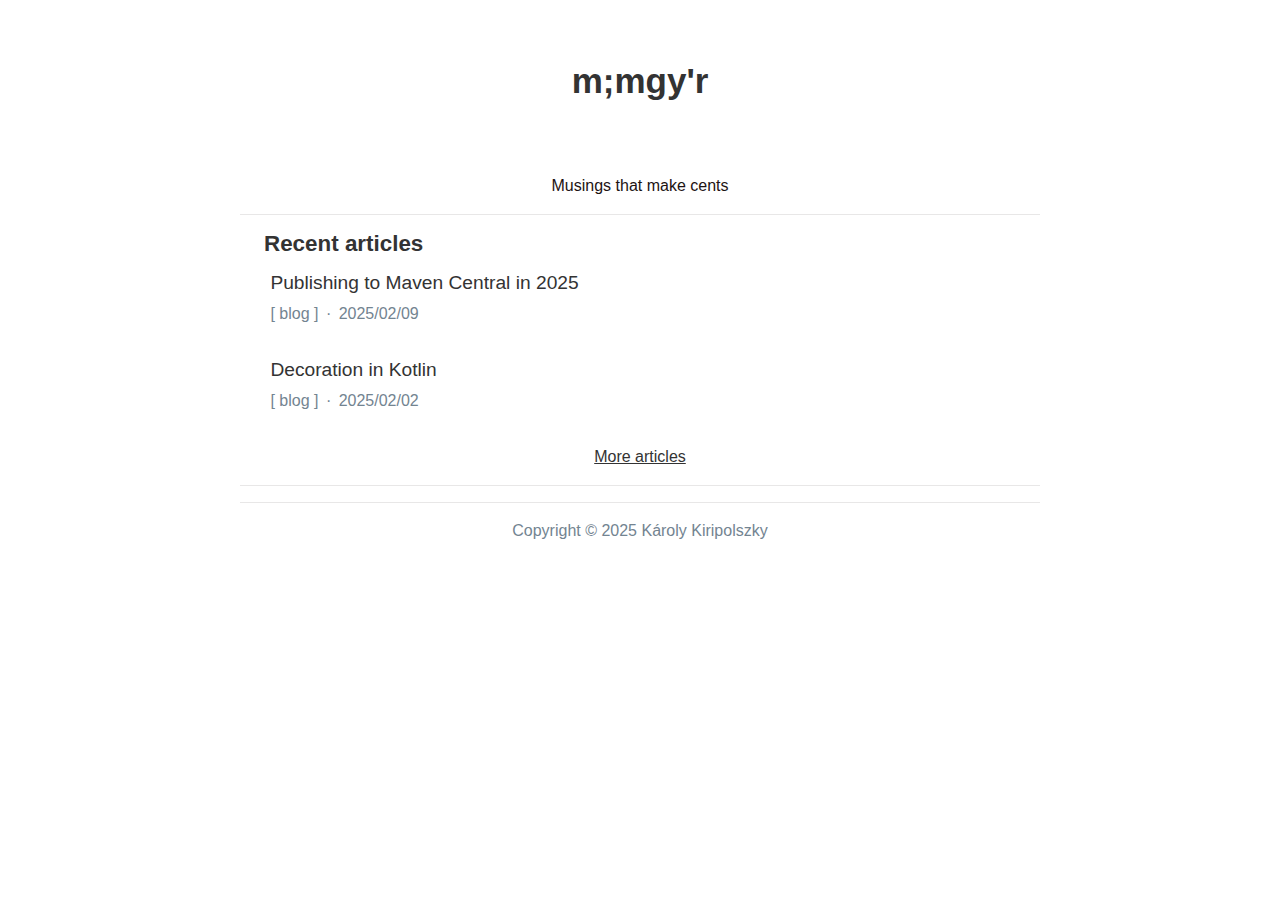
<file: index.html>
<!doctype html>
<html lang="en">

  <head>
	<meta name="generator" content="Hugo 0.129.0">
    <meta charset="utf-8">
    <meta name="viewport" content="width=device-width, initial-scale=1, shrink-to-fit=no">
    <title> mémgyár </title>
    <meta name="HandheldFriendly" content="True">
    <meta name="MobileOptimized" content="320">
    <meta name="referrer" content="no-referrer">
    <meta property="og:site_name" content="mémgyár">
    <meta property="og:locale" content="en_US">

    <meta property="og:url" content="/">
  <meta property="og:site_name" content="mémgyár">
  <meta property="og:title" content="mémgyár">
  <meta property="og:locale" content="en">
  <meta property="og:type" content="website">


    <meta name="twitter:card" content="summary_large_image">
    
    <meta name="twitter:title" content="mémgyár">
    <meta name="twitter:description" content="">
    

    <meta name="twitter:image" content="/">
    <link rel="canonical" href="/">
    
    <link rel="stylesheet" href="/css/site.min.css">
    <link rel="stylesheet" href="/css/custom.css">

    <link rel="alternate" type="application/rss+xml" href="/index.xml" title="mémgyár">
    </head>

  <body>
    
<div class="mt-xl header">
  <header>
    <div class="container">
      <div class="row justify-content-center">
	<div class="col-auto">
	  <a href="/" style="display: contents">
	    <h1 class="name text-center">m;mgy&#39;r</h1>
	  </a>
	</div>
      </div>
      <div class="row justify-content-center">
	<div class="nav justify-content-center">
	  <ul>
	    
	    
	  </ul>
	</div>
      </div>
    </div>
  </header>
</div>

<div class="content">
  <div class="container">
    <div class="row justify-content-center">
      <div class="col-sm-12 col-lg-8">
	<div class="mx-0">
	  <center>Musings that make cents</center>

	</div>
	<hr>
	<div class="mx-0 chunk-sm posts">
	  <div class="row recent-articles">
	    <h4 class="justify-content-center some-weight col-auto" style="margin-bottom: 0px;">Recent articles</h4>
	  </div>
	  
	  
	  <ul class="list-unstyled">
  
  
  
  
  
  <li class="recent-articles">
    <h4 class="meta-title">
      <a href="/blog/en/publishing-to-maven-central/">Publishing to Maven Central in 2025</a>
    </h4>
    <div class="meta-data">
      <span class="meta-data">
	
	[ blog ]
	
      </span>
      <time class="meta-data middot" datetime="2025-02-09">
	2025/02/09
      </time>
    </div>
  </li>
  
  <li class="recent-articles">
    <h4 class="meta-title">
      <a href="/blog/en/decoration-in-kotlin/">Decoration in Kotlin</a>
    </h4>
    <div class="meta-data">
      <span class="meta-data">
	
	[ blog ]
	
      </span>
      <time class="meta-data middot" datetime="2025-02-02">
	2025/02/02
      </time>
    </div>
  </li>
  
</ul>

	  
	  
	  <div class="container">
	    <span class="justify-content-center row col-auto mx-0 chunk-sm">
	      <a class="col-auto more-links justify-content-center text-center" href="/blog">
		More articles
	      </a>
	    </span>
	  </div>
	</div>
	<hr>
	
	<hr class="footer-linebreak">
<div class="container">
  <span class="row justify-content-center meta" id="footer">
    Copyright © 2025 Károly Kiripolszky
  </span>
  <script defer src="/js/custom.js"></script>

</div>

      </div>
    </div>
  </div>
  
  </body>

</html>
</file>
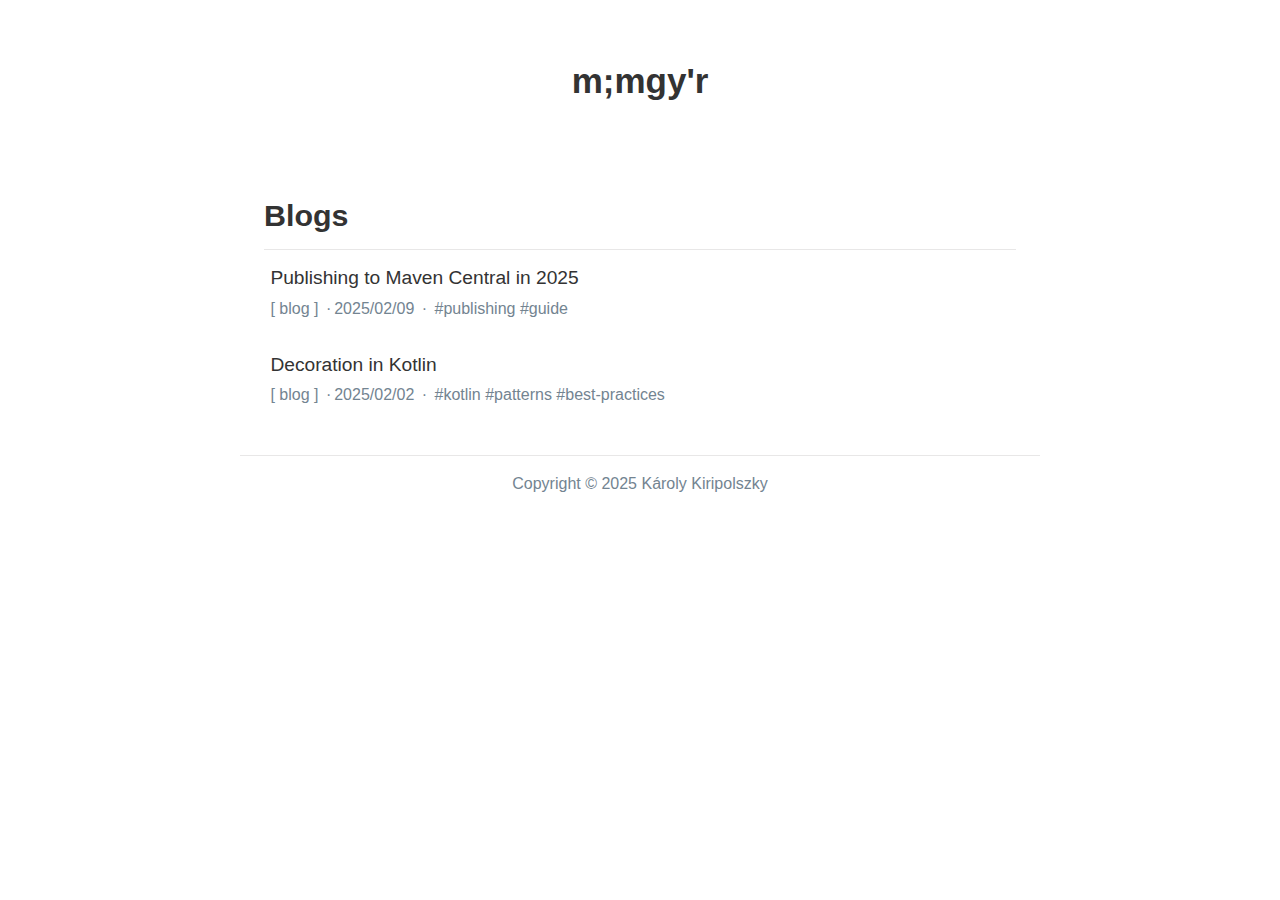
<file: blog/index.html>
<!doctype html>
<html lang="en">

  <head>
    <meta charset="utf-8">
    <meta name="viewport" content="width=device-width, initial-scale=1, shrink-to-fit=no">
    <title> Blogs - mémgyár </title>
    <meta name="HandheldFriendly" content="True">
    <meta name="MobileOptimized" content="320">
    <meta name="referrer" content="no-referrer">
    <meta property="og:site_name" content="mémgyár">
    <meta property="og:locale" content="en_US">

    <meta property="og:url" content="/blog/">
  <meta property="og:site_name" content="mémgyár">
  <meta property="og:title" content="Blogs">
  <meta property="og:locale" content="en">
  <meta property="og:type" content="website">


    <meta name="twitter:card" content="summary_large_image">
    
    <meta name="twitter:title" content="Blogs">
    <meta name="twitter:description" content="">
    

    <meta name="twitter:image" content="/">
    <link rel="canonical" href="/blog/">
    
    <link rel="stylesheet" href="/css/site.min.css">
    <link rel="stylesheet" href="/css/custom.css">

    <link rel="alternate" type="application/rss+xml" href="/blog/index.xml" title="mémgyár">
    </head>

  <body>
    
<div class="mt-xl header">
  <header>
    <div class="container">
      <div class="row justify-content-center">
	<div class="col-auto">
	  <a href="/" style="display: contents">
	    <h1 class="name text-center">m;mgy&#39;r</h1>
	  </a>
	</div>
      </div>
      <div class="row justify-content-center">
	<div class="nav justify-content-center">
	  <ul>
	    
	    
	  </ul>
	</div>
      </div>
    </div>
  </header>
</div>

<div class="content">
  <div class="container">
    <div class="row justify-content-center">
      <div class="col-sm-12 col-lg-8">
	<div class="markdown">
	  

	</div>
	<div class="mx-0 mx-md-4 posts">
	  <h1>Blogs</h1>
	  <hr>
	  <ul class="list-unstyled">
	    
	    <li>
	      <h2 class="meta-title">
		<a href="/blog/en/publishing-to-maven-central/">Publishing to Maven Central in 2025</a>
	      </h2>
	      <div class="meta-data">
		<span class="meta-data">
		  
		  [ blog ]
		  
		</span>
		<time class="meta-data middot" datetime="2025-02-09">2025/02/09</time>
		<span class="meta-data middot">
		   #publishing  #guide 
		</span>
	      </div>
	    </li>
	    
	    <li>
	      <h2 class="meta-title">
		<a href="/blog/en/decoration-in-kotlin/">Decoration in Kotlin</a>
	      </h2>
	      <div class="meta-data">
		<span class="meta-data">
		  
		  [ blog ]
		  
		</span>
		<time class="meta-data middot" datetime="2025-02-02">2025/02/02</time>
		<span class="meta-data middot">
		   #kotlin  #patterns  #best-practices 
		</span>
	      </div>
	    </li>
	    
	  </ul>
	</div>
      </div>
    </div>
    <hr class="footer-linebreak">
<div class="container">
  <span class="row justify-content-center meta" id="footer">
    Copyright © 2025 Károly Kiripolszky
  </span>
  <script defer src="/js/custom.js"></script>

</div>

  </div>
</div>

  </body>

</html>
</file>
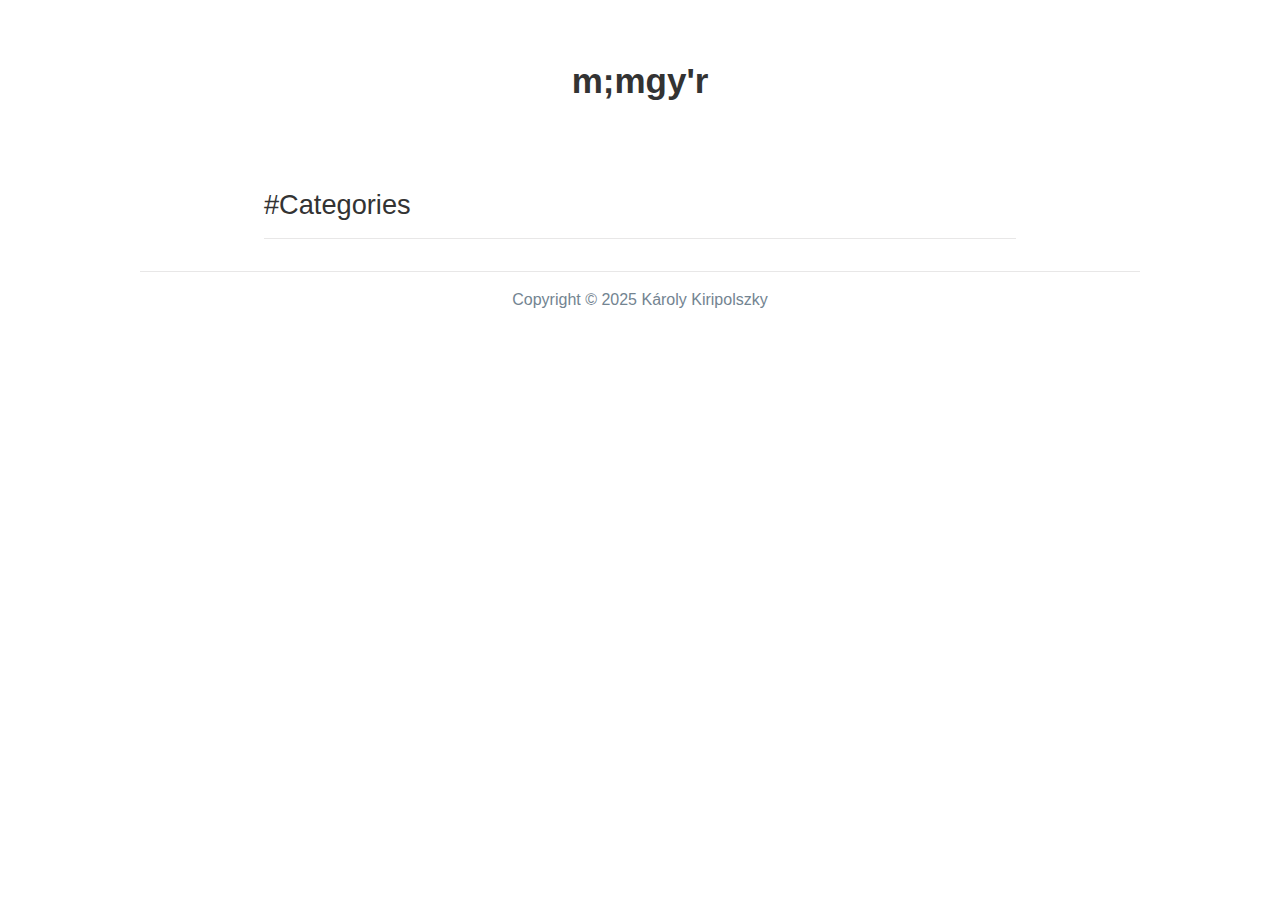
<file: categories/index.html>
<!doctype html>
<html lang="en">

  <head>
    <meta charset="utf-8">
    <meta name="viewport" content="width=device-width, initial-scale=1, shrink-to-fit=no">
    <title> Categories - mémgyár </title>
    <meta name="HandheldFriendly" content="True">
    <meta name="MobileOptimized" content="320">
    <meta name="referrer" content="no-referrer">
    <meta property="og:site_name" content="mémgyár">
    <meta property="og:locale" content="en_US">

    <meta property="og:url" content="/categories/">
  <meta property="og:site_name" content="mémgyár">
  <meta property="og:title" content="Categories">
  <meta property="og:locale" content="en">
  <meta property="og:type" content="website">


    <meta name="twitter:card" content="summary_large_image">
    
    <meta name="twitter:title" content="Categories">
    <meta name="twitter:description" content="">
    

    <meta name="twitter:image" content="/">
    <link rel="canonical" href="/categories/">
    
    <link rel="stylesheet" href="/css/site.min.css">
    <link rel="stylesheet" href="/css/custom.css">

    <link rel="alternate" type="application/rss+xml" href="/categories/index.xml" title="mémgyár">
    </head>

  <body>
    
<div class="mt-xl header">
  <header>
    <div class="container">
      <div class="row justify-content-center">
	<div class="col-auto">
	  <a href="/" style="display: contents">
	    <h1 class="name text-center">m;mgy&#39;r</h1>
	  </a>
	</div>
      </div>
      <div class="row justify-content-center">
	<div class="nav justify-content-center">
	  <ul>
	    
	    
	  </ul>
	</div>
      </div>
    </div>
  </header>
</div>

<div class="content">
  <div class="container">
    <div class="row justify-content-center">
      <div class="col-sm-12 col-lg-8">
	<div class="mx-0 mx-md-4">
	  <h2>#Categories</h2>
	  <hr>
	  
	  
	  <ul style="list-style: disclosure-closed">
	    
	  </ul>
	  
	  
	  
	  
	</div>
      </div>
    </div>
  </div>
  <hr class="footer-linebreak">
<div class="container">
  <span class="row justify-content-center meta" id="footer">
    Copyright © 2025 Károly Kiripolszky
  </span>
  <script defer src="/js/custom.js"></script>

</div>

</div>

  </body>

</html>
</file>
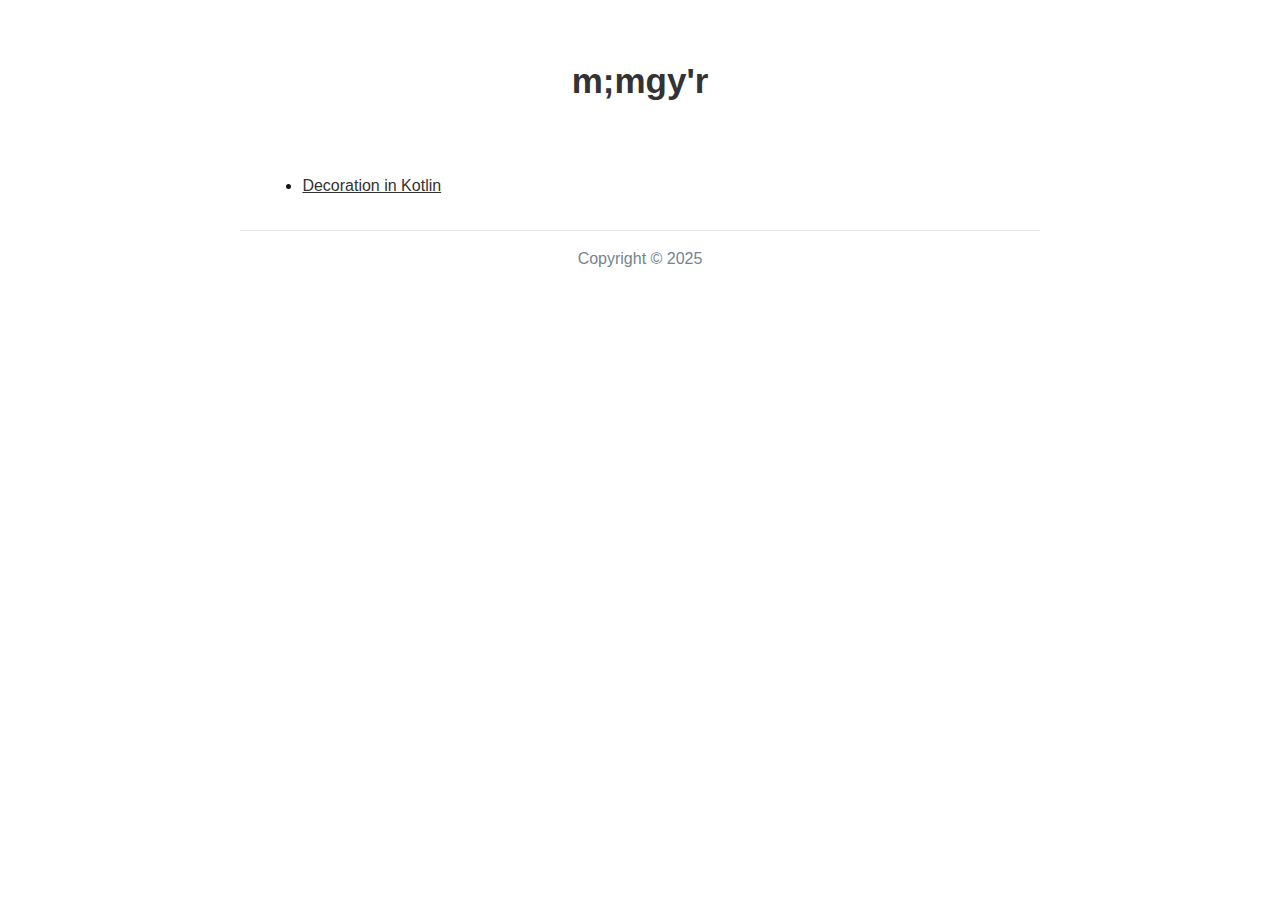
<file: en/index.html>
<!doctype html>
<html lang="en-us">

  <head>
    <meta charset="utf-8">
    <meta name="viewport" content="width=device-width, initial-scale=1, shrink-to-fit=no">
    <title> Ens - mémgyár </title>
    <meta name="HandheldFriendly" content="True">
    <meta name="MobileOptimized" content="320">
    <meta name="referrer" content="no-referrer">
    <meta property="og:site_name" content="mémgyár">
    <meta property="og:locale" content="en_US">

    <meta property="og:url" content="/en/">
  <meta property="og:site_name" content="mémgyár">
  <meta property="og:title" content="Ens">
  <meta property="og:locale" content="en_us">
  <meta property="og:type" content="website">


    <meta name="twitter:card" content="summary_large_image">
    
    <meta name="twitter:title" content="Ens">
    <meta name="twitter:description" content="">
    

    <meta name="twitter:image" content="/">
    <link rel="canonical" href="/en/">
    
    <link rel="stylesheet" href="/css/site.min.css">
    <link rel="stylesheet" href="/css/custom.css">

    <link rel="alternate" type="application/rss+xml" href="/en/index.xml" title="mémgyár">
    </head>

  <body>
    
<div class="mt-xl header">
  <header>
    <div class="container">
      <div class="row justify-content-center">
	<div class="col-auto">
	  <a href="/" style="display: contents">
	    <h1 class="name text-center">m;mgy&#39;r</h1>
	  </a>
	</div>
      </div>
      <div class="row justify-content-center">
	<div class="nav justify-content-center">
	  <ul>
	    
	    
	  </ul>
	</div>
      </div>
    </div>
  </header>
</div>


<div class="content">
  <div class="container">
    <div class="row justify-content-center">
      <div class="col-sm-12 col-lg-8">
	<div class="markdown">
	  

	</div>

	<div class="mx-0 mx-md-4 posts">
	  <ul>
	    
	    <li>
	      <a href="/en/posts/decoration-in-kotlin/">
		<span>Decoration in Kotlin</span>
	      </a>
	    </li>
	    
	  </ul>
	</div>
      </div>
    </div>

    <hr class="footer-linebreak">
<div class="container">
  <span class="row justify-content-center meta" id="footer">
    Copyright © 2025 
  </span>
  <script defer src="/js/custom.js"></script>

</div>

  </div>
</div>


  </body>

</html>
</file>
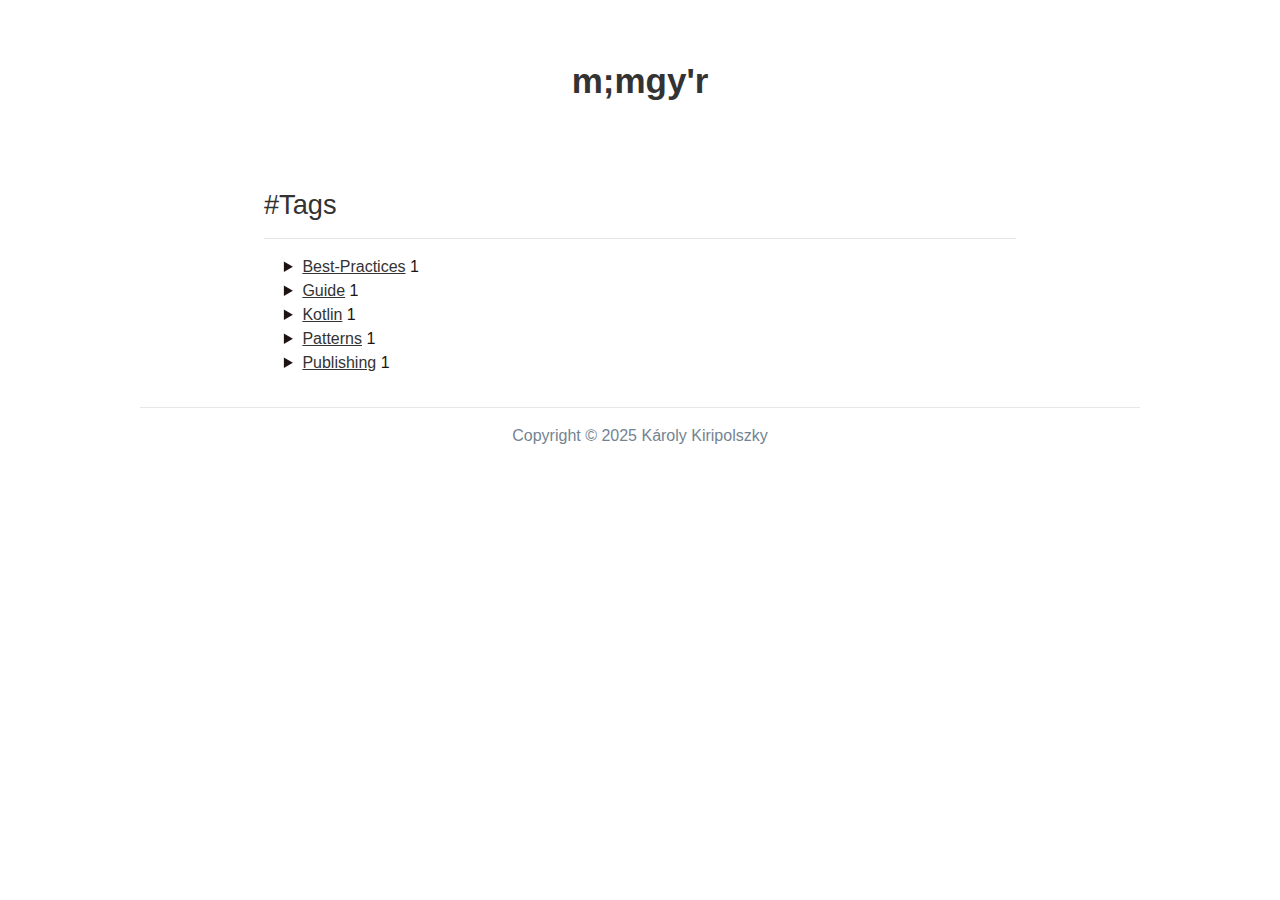
<file: tags/index.html>
<!doctype html>
<html lang="en">

  <head>
    <meta charset="utf-8">
    <meta name="viewport" content="width=device-width, initial-scale=1, shrink-to-fit=no">
    <title> Tags - mémgyár </title>
    <meta name="HandheldFriendly" content="True">
    <meta name="MobileOptimized" content="320">
    <meta name="referrer" content="no-referrer">
    <meta property="og:site_name" content="mémgyár">
    <meta property="og:locale" content="en_US">

    <meta property="og:url" content="/tags/">
  <meta property="og:site_name" content="mémgyár">
  <meta property="og:title" content="Tags">
  <meta property="og:locale" content="en">
  <meta property="og:type" content="website">


    <meta name="twitter:card" content="summary_large_image">
    
    <meta name="twitter:title" content="Tags">
    <meta name="twitter:description" content="">
    

    <meta name="twitter:image" content="/">
    <link rel="canonical" href="/tags/">
    
    <link rel="stylesheet" href="/css/site.min.css">
    <link rel="stylesheet" href="/css/custom.css">

    <link rel="alternate" type="application/rss+xml" href="/tags/index.xml" title="mémgyár">
    </head>

  <body>
    
<div class="mt-xl header">
  <header>
    <div class="container">
      <div class="row justify-content-center">
	<div class="col-auto">
	  <a href="/" style="display: contents">
	    <h1 class="name text-center">m;mgy&#39;r</h1>
	  </a>
	</div>
      </div>
      <div class="row justify-content-center">
	<div class="nav justify-content-center">
	  <ul>
	    
	    
	  </ul>
	</div>
      </div>
    </div>
  </header>
</div>

<div class="content">
  <div class="container">
    <div class="row justify-content-center">
      <div class="col-sm-12 col-lg-8">
	<div class="mx-0 mx-md-4">
	  <h2>#Tags</h2>
	  <hr>
	  
	  <ul style="list-style: disclosure-closed">
	    
	    <li><a href="/tags/best-practices/">Best-Practices</a> 1</li>
	    
	    <li><a href="/tags/guide/">Guide</a> 1</li>
	    
	    <li><a href="/tags/kotlin/">Kotlin</a> 1</li>
	    
	    <li><a href="/tags/patterns/">Patterns</a> 1</li>
	    
	    <li><a href="/tags/publishing/">Publishing</a> 1</li>
	    
	  </ul>
	  
	  
	  
	  
	  
	  
	  
	  
	  
	  
	  
	  
	  
	  
	  
	</div>
      </div>
    </div>
  </div>
  <hr class="footer-linebreak">
<div class="container">
  <span class="row justify-content-center meta" id="footer">
    Copyright © 2025 Károly Kiripolszky
  </span>
  <script defer src="/js/custom.js"></script>

</div>

</div>

  </body>

</html>
</file>
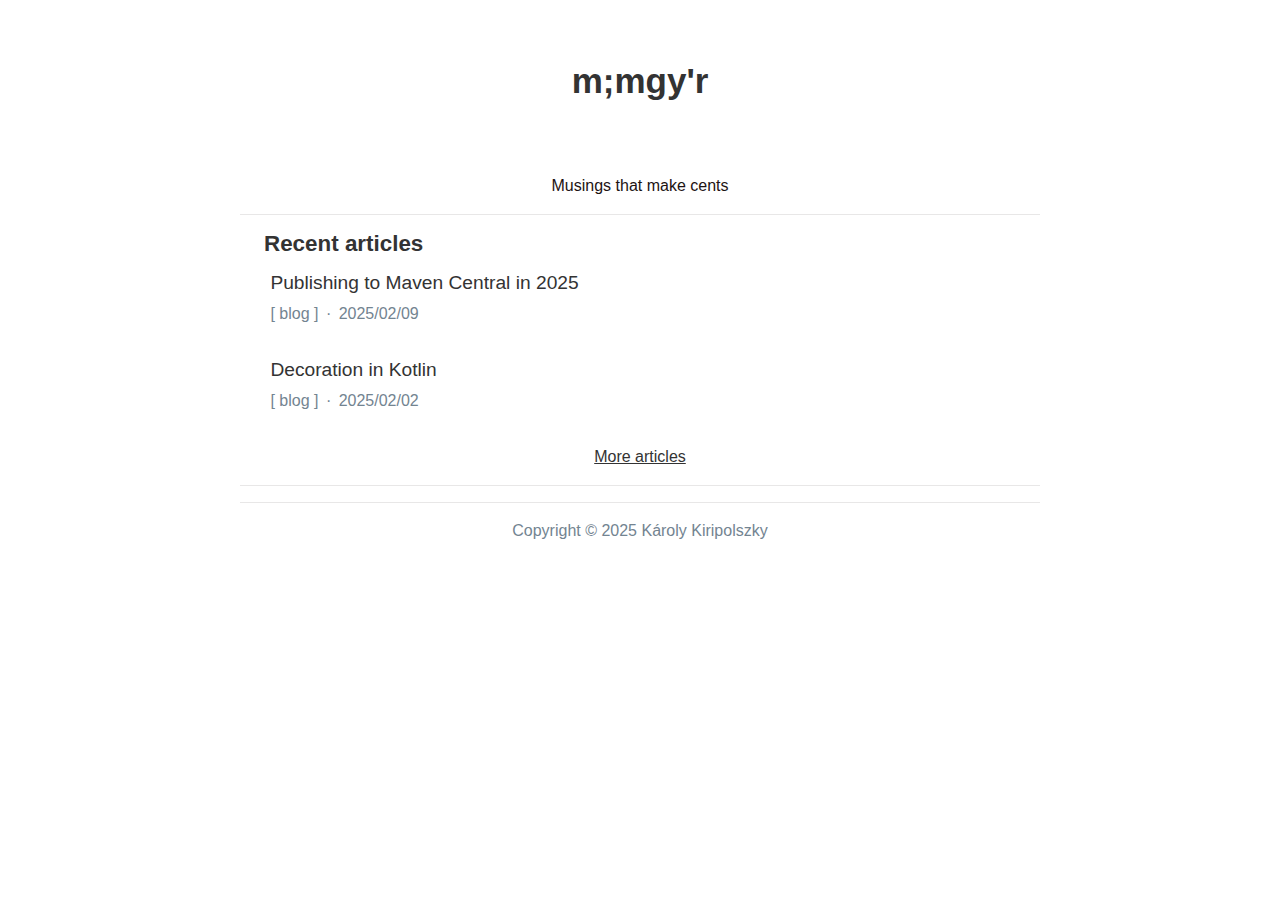
<file: page/1/index.html>
<!DOCTYPE html>
<html lang="en-us">
  <head>
    <title>/</title>
    <link rel="canonical" href="/">
    <meta name="robots" content="noindex">
    <meta charset="utf-8">
    <meta http-equiv="refresh" content="0; url=/">
  </head>
</html>
</file>
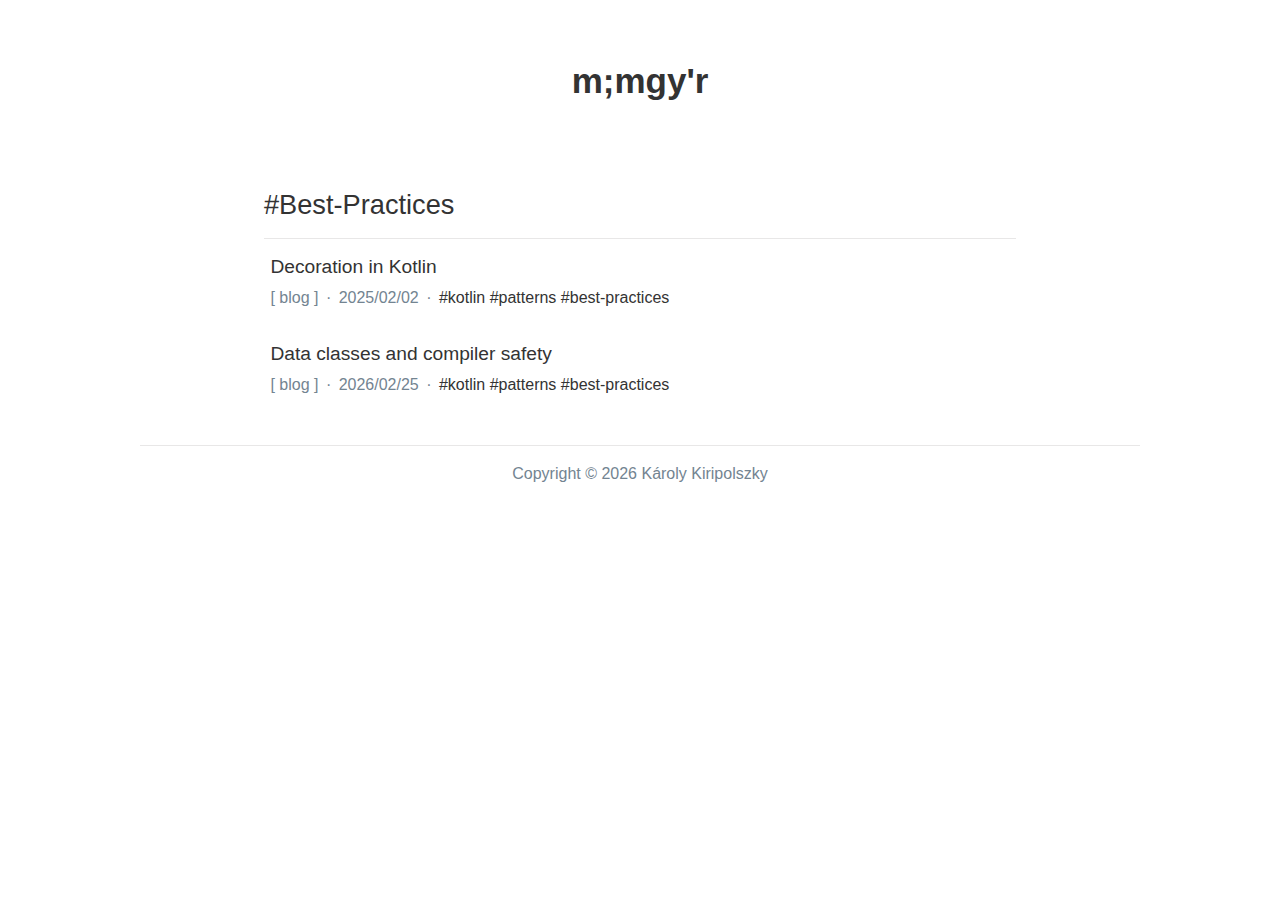
<file: tags/best-practices/index.html>
<!doctype html>
<html lang="en">

  <head>
    <meta charset="utf-8">
    <meta name="viewport" content="width=device-width, initial-scale=1, shrink-to-fit=no">
    <title> Best-Practices - mémgyár </title>
    <meta name="HandheldFriendly" content="True">
    <meta name="MobileOptimized" content="320">
    <meta name="referrer" content="no-referrer">
    <meta property="og:site_name" content="mémgyár">
    <meta property="og:locale" content="en_US">

    <meta property="og:url" content="/tags/best-practices/">
  <meta property="og:site_name" content="mémgyár">
  <meta property="og:title" content="Best-Practices">
  <meta property="og:locale" content="en">
  <meta property="og:type" content="website">


    <meta name="twitter:card" content="summary_large_image">
    
    <meta name="twitter:title" content="Best-Practices">
    <meta name="twitter:description" content="">
    

    <meta name="twitter:image" content="/">
    <link rel="canonical" href="/tags/best-practices/">
    
    <link rel="stylesheet" href="/css/site.min.css">
    <link rel="stylesheet" href="/css/custom.css">

    <link rel="alternate" type="application/rss+xml" href="/tags/best-practices/index.xml" title="mémgyár">
    </head>

  <body>
    
<div class="mt-xl header">
  <header>
    <div class="container">
      <div class="row justify-content-center">
	<div class="col-auto">
	  <a href="/" style="display: contents">
	    <h1 class="name text-center">m;mgy&#39;r</h1>
	  </a>
	</div>
      </div>
      <div class="row justify-content-center">
	<div class="nav justify-content-center">
	  <ul>
	    
	    
	  </ul>
	</div>
      </div>
    </div>
  </header>
</div>

<div class="content">
  <div class="container">
    <div class="row justify-content-center">
      <div class="col-sm-12 col-lg-8">
	<div class="mx-0 mx-md-4">
	  <h2>#Best-Practices</h2>
	  <hr>
	  
	  
	  
	  
	  
	  
	  <ul class="list-unstyled" >
  <li>
    <h4 class="meta-title">
      <a href="/blog/en/decoration-in-kotlin/">Decoration in Kotlin</a>
    </h4>
    <div class="meta-data">
      <span class="meta-data">
	
	[ blog ]
	
      </span>
      <time class="meta-data middot" datetime="2025-02-02">
	2025/02/02
      </time>
      <span class="meta-data middot">
	 <a href="/tags/kotlin" style="text-decoration: none">#kotlin</a>  <a href="/tags/patterns" style="text-decoration: none">#patterns</a>  <a href="/tags/best-practices" style="text-decoration: none">#best-practices</a> 
      </span>
    </div>
  </li>
</ul>

	  
	  
	  
	  
	  
	  <ul class="list-unstyled" >
  <li>
    <h4 class="meta-title">
      <a href="/blog/en/defaults-in-data-classes/">Data classes and compiler safety</a>
    </h4>
    <div class="meta-data">
      <span class="meta-data">
	
	[ blog ]
	
      </span>
      <time class="meta-data middot" datetime="2026-02-25">
	2026/02/25
      </time>
      <span class="meta-data middot">
	 <a href="/tags/kotlin" style="text-decoration: none">#kotlin</a>  <a href="/tags/patterns" style="text-decoration: none">#patterns</a>  <a href="/tags/best-practices" style="text-decoration: none">#best-practices</a> 
      </span>
    </div>
  </li>
</ul>

	  
	  
	  
	  
	</div>
      </div>
    </div>
  </div>
  <hr class="footer-linebreak">
<div class="container">
  <span class="row justify-content-center meta" id="footer">
    Copyright © 2026 Károly Kiripolszky
  </span>
  <script defer src="/js/custom.js"></script>

</div>

</div>

  </body>

</html>
</file>
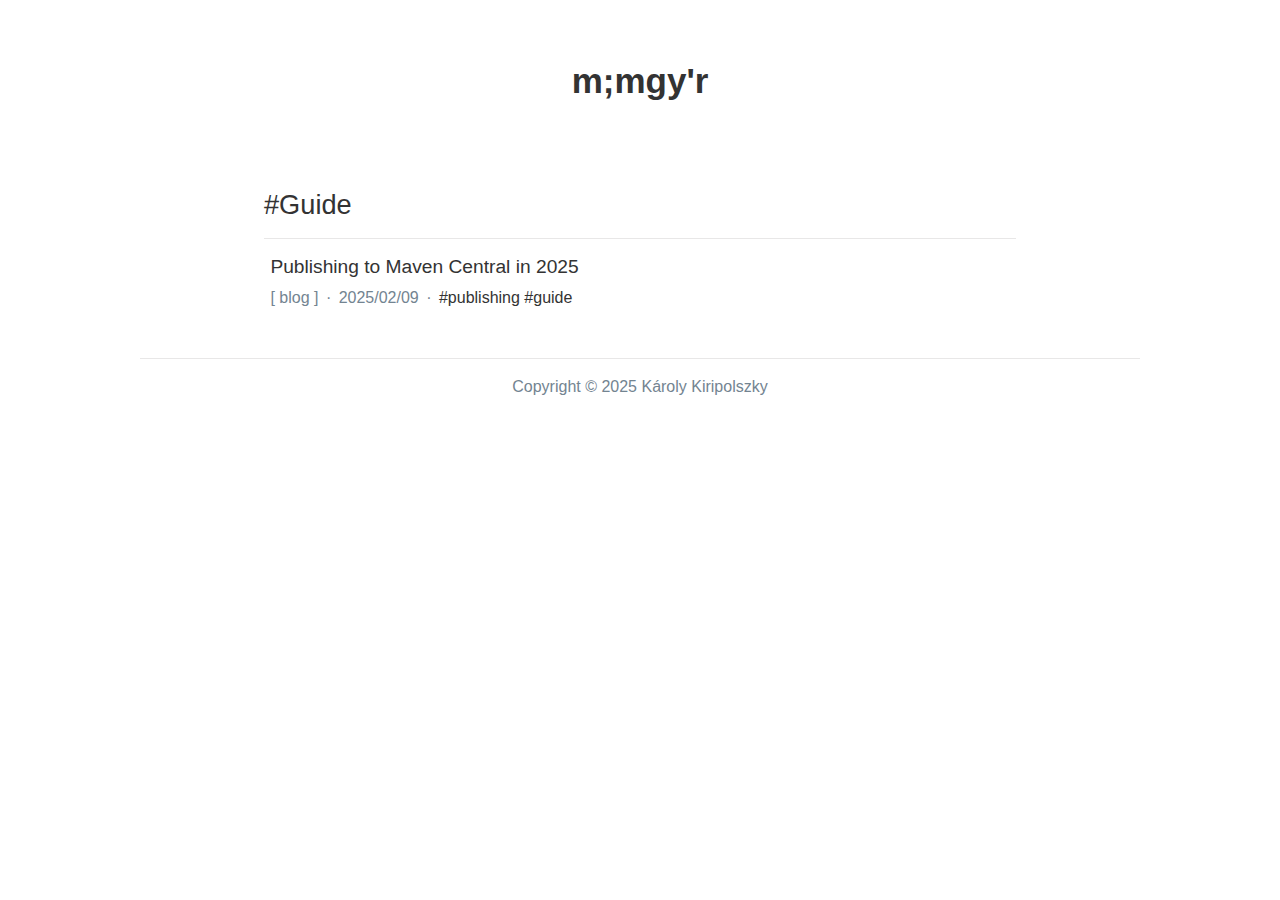
<file: tags/guide/index.html>
<!doctype html>
<html lang="en">

  <head>
    <meta charset="utf-8">
    <meta name="viewport" content="width=device-width, initial-scale=1, shrink-to-fit=no">
    <title> Guide - mémgyár </title>
    <meta name="HandheldFriendly" content="True">
    <meta name="MobileOptimized" content="320">
    <meta name="referrer" content="no-referrer">
    <meta property="og:site_name" content="mémgyár">
    <meta property="og:locale" content="en_US">

    <meta property="og:url" content="/tags/guide/">
  <meta property="og:site_name" content="mémgyár">
  <meta property="og:title" content="Guide">
  <meta property="og:locale" content="en">
  <meta property="og:type" content="website">


    <meta name="twitter:card" content="summary_large_image">
    
    <meta name="twitter:title" content="Guide">
    <meta name="twitter:description" content="">
    

    <meta name="twitter:image" content="/">
    <link rel="canonical" href="/tags/guide/">
    
    <link rel="stylesheet" href="/css/site.min.css">
    <link rel="stylesheet" href="/css/custom.css">

    <link rel="alternate" type="application/rss+xml" href="/tags/guide/index.xml" title="mémgyár">
    </head>

  <body>
    
<div class="mt-xl header">
  <header>
    <div class="container">
      <div class="row justify-content-center">
	<div class="col-auto">
	  <a href="/" style="display: contents">
	    <h1 class="name text-center">m;mgy&#39;r</h1>
	  </a>
	</div>
      </div>
      <div class="row justify-content-center">
	<div class="nav justify-content-center">
	  <ul>
	    
	    
	  </ul>
	</div>
      </div>
    </div>
  </header>
</div>

<div class="content">
  <div class="container">
    <div class="row justify-content-center">
      <div class="col-sm-12 col-lg-8">
	<div class="mx-0 mx-md-4">
	  <h2>#Guide</h2>
	  <hr>
	  
	  
	  
	  
	  
	  
	  <ul class="list-unstyled" >
  <li>
    <h4 class="meta-title">
      <a href="/blog/en/publishing-to-maven-central/">Publishing to Maven Central in 2025</a>
    </h4>
    <div class="meta-data">
      <span class="meta-data">
	
	[ blog ]
	
      </span>
      <time class="meta-data middot" datetime="2025-02-09">
	2025/02/09
      </time>
      <span class="meta-data middot">
	 <a href="/tags/publishing" style="text-decoration: none">#publishing</a>  <a href="/tags/guide" style="text-decoration: none">#guide</a> 
      </span>
    </div>
  </li>
</ul>

	  
	  
	  
	  
	</div>
      </div>
    </div>
  </div>
  <hr class="footer-linebreak">
<div class="container">
  <span class="row justify-content-center meta" id="footer">
    Copyright © 2025 Károly Kiripolszky
  </span>
  <script defer src="/js/custom.js"></script>

</div>

</div>

  </body>

</html>
</file>
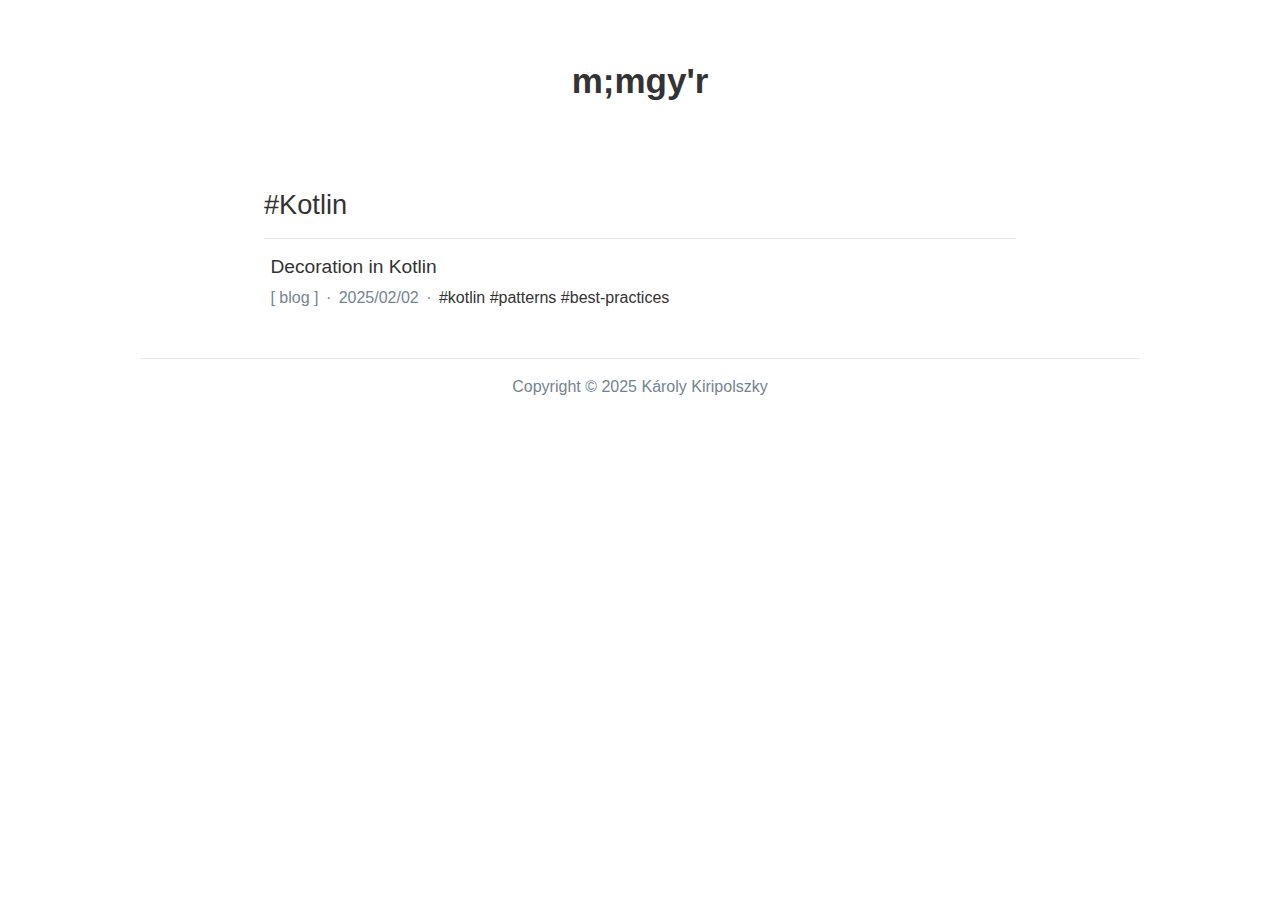
<file: tags/kotlin/index.html>
<!doctype html>
<html lang="en">

  <head>
    <meta charset="utf-8">
    <meta name="viewport" content="width=device-width, initial-scale=1, shrink-to-fit=no">
    <title> Kotlin - mémgyár </title>
    <meta name="HandheldFriendly" content="True">
    <meta name="MobileOptimized" content="320">
    <meta name="referrer" content="no-referrer">
    <meta property="og:site_name" content="mémgyár">
    <meta property="og:locale" content="en_US">

    <meta property="og:url" content="/tags/kotlin/">
  <meta property="og:site_name" content="mémgyár">
  <meta property="og:title" content="Kotlin">
  <meta property="og:locale" content="en">
  <meta property="og:type" content="website">


    <meta name="twitter:card" content="summary_large_image">
    
    <meta name="twitter:title" content="Kotlin">
    <meta name="twitter:description" content="">
    

    <meta name="twitter:image" content="/">
    <link rel="canonical" href="/tags/kotlin/">
    
    <link rel="stylesheet" href="/css/site.min.css">
    <link rel="stylesheet" href="/css/custom.css">

    <link rel="alternate" type="application/rss+xml" href="/tags/kotlin/index.xml" title="mémgyár">
    </head>

  <body>
    
<div class="mt-xl header">
  <header>
    <div class="container">
      <div class="row justify-content-center">
	<div class="col-auto">
	  <a href="/" style="display: contents">
	    <h1 class="name text-center">m;mgy&#39;r</h1>
	  </a>
	</div>
      </div>
      <div class="row justify-content-center">
	<div class="nav justify-content-center">
	  <ul>
	    
	    
	  </ul>
	</div>
      </div>
    </div>
  </header>
</div>

<div class="content">
  <div class="container">
    <div class="row justify-content-center">
      <div class="col-sm-12 col-lg-8">
	<div class="mx-0 mx-md-4">
	  <h2>#Kotlin</h2>
	  <hr>
	  
	  
	  
	  
	  
	  
	  <ul class="list-unstyled" >
  <li>
    <h4 class="meta-title">
      <a href="/blog/en/decoration-in-kotlin/">Decoration in Kotlin</a>
    </h4>
    <div class="meta-data">
      <span class="meta-data">
	
	[ blog ]
	
      </span>
      <time class="meta-data middot" datetime="2025-02-02">
	2025/02/02
      </time>
      <span class="meta-data middot">
	 <a href="/tags/kotlin" style="text-decoration: none">#kotlin</a>  <a href="/tags/patterns" style="text-decoration: none">#patterns</a>  <a href="/tags/best-practices" style="text-decoration: none">#best-practices</a> 
      </span>
    </div>
  </li>
</ul>

	  
	  
	  
	  
	</div>
      </div>
    </div>
  </div>
  <hr class="footer-linebreak">
<div class="container">
  <span class="row justify-content-center meta" id="footer">
    Copyright © 2025 Károly Kiripolszky
  </span>
  <script defer src="/js/custom.js"></script>

</div>

</div>

  </body>

</html>
</file>
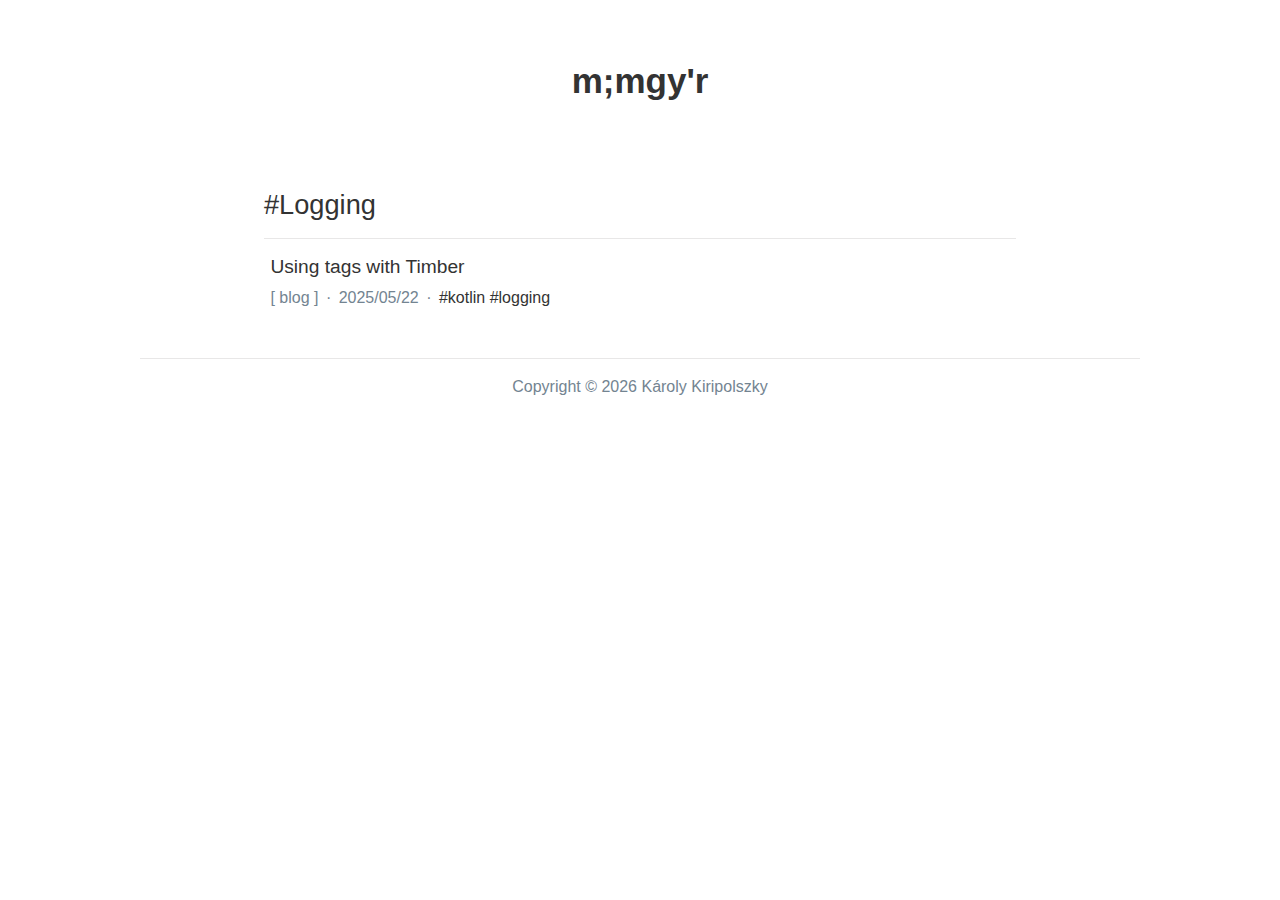
<file: tags/logging/index.html>
<!doctype html>
<html lang="en">

  <head>
    <meta charset="utf-8">
    <meta name="viewport" content="width=device-width, initial-scale=1, shrink-to-fit=no">
    <title> Logging - mémgyár </title>
    <meta name="HandheldFriendly" content="True">
    <meta name="MobileOptimized" content="320">
    <meta name="referrer" content="no-referrer">
    <meta property="og:site_name" content="mémgyár">
    <meta property="og:locale" content="en_US">

    <meta property="og:url" content="/tags/logging/">
  <meta property="og:site_name" content="mémgyár">
  <meta property="og:title" content="Logging">
  <meta property="og:locale" content="en">
  <meta property="og:type" content="website">


    <meta name="twitter:card" content="summary_large_image">
    
    <meta name="twitter:title" content="Logging">
    <meta name="twitter:description" content="">
    

    <meta name="twitter:image" content="/">
    <link rel="canonical" href="/tags/logging/">
    
    <link rel="stylesheet" href="/css/site.min.css">
    <link rel="stylesheet" href="/css/custom.css">

    <link rel="alternate" type="application/rss+xml" href="/tags/logging/index.xml" title="mémgyár">
    </head>

  <body>
    
<div class="mt-xl header">
  <header>
    <div class="container">
      <div class="row justify-content-center">
	<div class="col-auto">
	  <a href="/" style="display: contents">
	    <h1 class="name text-center">m;mgy&#39;r</h1>
	  </a>
	</div>
      </div>
      <div class="row justify-content-center">
	<div class="nav justify-content-center">
	  <ul>
	    
	    
	  </ul>
	</div>
      </div>
    </div>
  </header>
</div>

<div class="content">
  <div class="container">
    <div class="row justify-content-center">
      <div class="col-sm-12 col-lg-8">
	<div class="mx-0 mx-md-4">
	  <h2>#Logging</h2>
	  <hr>
	  
	  
	  
	  
	  
	  
	  <ul class="list-unstyled" >
  <li>
    <h4 class="meta-title">
      <a href="/blog/en/timber-tags/">Using tags with Timber</a>
    </h4>
    <div class="meta-data">
      <span class="meta-data">
	
	[ blog ]
	
      </span>
      <time class="meta-data middot" datetime="2025-05-22">
	2025/05/22
      </time>
      <span class="meta-data middot">
	 <a href="/tags/kotlin" style="text-decoration: none">#kotlin</a>  <a href="/tags/logging" style="text-decoration: none">#logging</a> 
      </span>
    </div>
  </li>
</ul>

	  
	  
	  
	  
	</div>
      </div>
    </div>
  </div>
  <hr class="footer-linebreak">
<div class="container">
  <span class="row justify-content-center meta" id="footer">
    Copyright © 2026 Károly Kiripolszky
  </span>
  <script defer src="/js/custom.js"></script>

</div>

</div>

  </body>

</html>
</file>
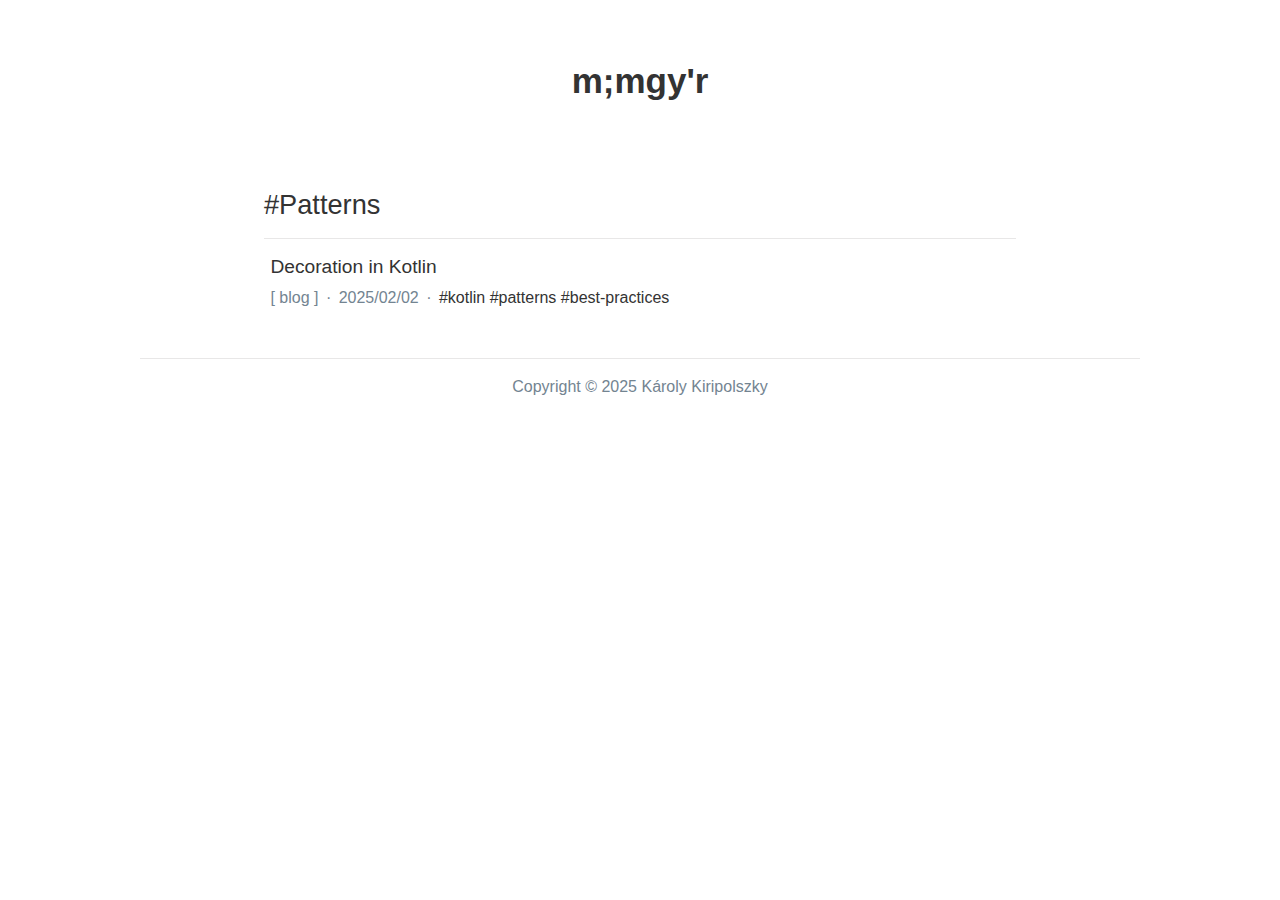
<file: tags/patterns/index.html>
<!doctype html>
<html lang="en">

  <head>
    <meta charset="utf-8">
    <meta name="viewport" content="width=device-width, initial-scale=1, shrink-to-fit=no">
    <title> Patterns - mémgyár </title>
    <meta name="HandheldFriendly" content="True">
    <meta name="MobileOptimized" content="320">
    <meta name="referrer" content="no-referrer">
    <meta property="og:site_name" content="mémgyár">
    <meta property="og:locale" content="en_US">

    <meta property="og:url" content="/tags/patterns/">
  <meta property="og:site_name" content="mémgyár">
  <meta property="og:title" content="Patterns">
  <meta property="og:locale" content="en">
  <meta property="og:type" content="website">


    <meta name="twitter:card" content="summary_large_image">
    
    <meta name="twitter:title" content="Patterns">
    <meta name="twitter:description" content="">
    

    <meta name="twitter:image" content="/">
    <link rel="canonical" href="/tags/patterns/">
    
    <link rel="stylesheet" href="/css/site.min.css">
    <link rel="stylesheet" href="/css/custom.css">

    <link rel="alternate" type="application/rss+xml" href="/tags/patterns/index.xml" title="mémgyár">
    </head>

  <body>
    
<div class="mt-xl header">
  <header>
    <div class="container">
      <div class="row justify-content-center">
	<div class="col-auto">
	  <a href="/" style="display: contents">
	    <h1 class="name text-center">m;mgy&#39;r</h1>
	  </a>
	</div>
      </div>
      <div class="row justify-content-center">
	<div class="nav justify-content-center">
	  <ul>
	    
	    
	  </ul>
	</div>
      </div>
    </div>
  </header>
</div>

<div class="content">
  <div class="container">
    <div class="row justify-content-center">
      <div class="col-sm-12 col-lg-8">
	<div class="mx-0 mx-md-4">
	  <h2>#Patterns</h2>
	  <hr>
	  
	  
	  
	  
	  
	  
	  <ul class="list-unstyled" >
  <li>
    <h4 class="meta-title">
      <a href="/blog/en/decoration-in-kotlin/">Decoration in Kotlin</a>
    </h4>
    <div class="meta-data">
      <span class="meta-data">
	
	[ blog ]
	
      </span>
      <time class="meta-data middot" datetime="2025-02-02">
	2025/02/02
      </time>
      <span class="meta-data middot">
	 <a href="/tags/kotlin" style="text-decoration: none">#kotlin</a>  <a href="/tags/patterns" style="text-decoration: none">#patterns</a>  <a href="/tags/best-practices" style="text-decoration: none">#best-practices</a> 
      </span>
    </div>
  </li>
</ul>

	  
	  
	  
	  
	</div>
      </div>
    </div>
  </div>
  <hr class="footer-linebreak">
<div class="container">
  <span class="row justify-content-center meta" id="footer">
    Copyright © 2025 Károly Kiripolszky
  </span>
  <script defer src="/js/custom.js"></script>

</div>

</div>

  </body>

</html>
</file>
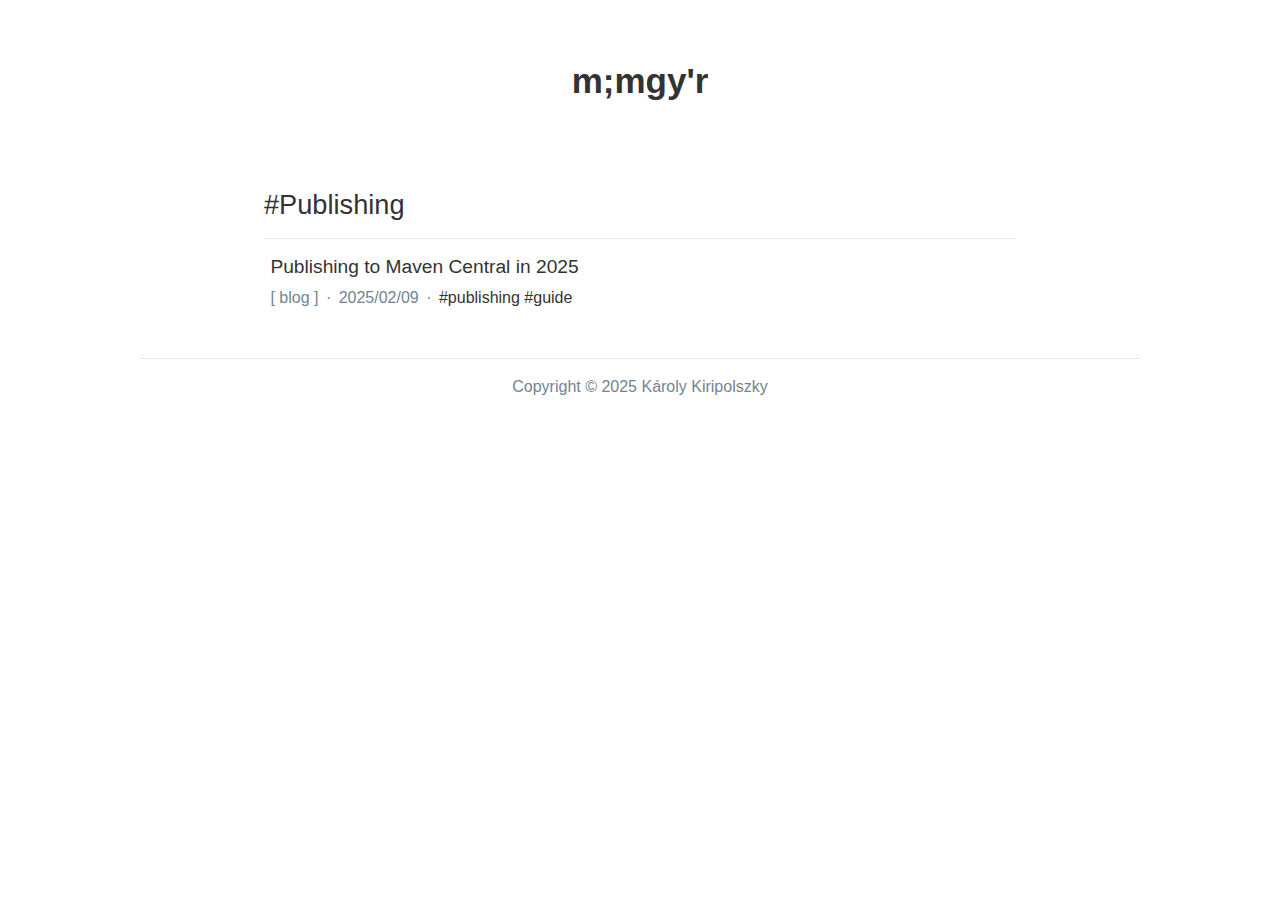
<file: tags/publishing/index.html>
<!doctype html>
<html lang="en">

  <head>
    <meta charset="utf-8">
    <meta name="viewport" content="width=device-width, initial-scale=1, shrink-to-fit=no">
    <title> Publishing - mémgyár </title>
    <meta name="HandheldFriendly" content="True">
    <meta name="MobileOptimized" content="320">
    <meta name="referrer" content="no-referrer">
    <meta property="og:site_name" content="mémgyár">
    <meta property="og:locale" content="en_US">

    <meta property="og:url" content="/tags/publishing/">
  <meta property="og:site_name" content="mémgyár">
  <meta property="og:title" content="Publishing">
  <meta property="og:locale" content="en">
  <meta property="og:type" content="website">


    <meta name="twitter:card" content="summary_large_image">
    
    <meta name="twitter:title" content="Publishing">
    <meta name="twitter:description" content="">
    

    <meta name="twitter:image" content="/">
    <link rel="canonical" href="/tags/publishing/">
    
    <link rel="stylesheet" href="/css/site.min.css">
    <link rel="stylesheet" href="/css/custom.css">

    <link rel="alternate" type="application/rss+xml" href="/tags/publishing/index.xml" title="mémgyár">
    </head>

  <body>
    
<div class="mt-xl header">
  <header>
    <div class="container">
      <div class="row justify-content-center">
	<div class="col-auto">
	  <a href="/" style="display: contents">
	    <h1 class="name text-center">m;mgy&#39;r</h1>
	  </a>
	</div>
      </div>
      <div class="row justify-content-center">
	<div class="nav justify-content-center">
	  <ul>
	    
	    
	  </ul>
	</div>
      </div>
    </div>
  </header>
</div>

<div class="content">
  <div class="container">
    <div class="row justify-content-center">
      <div class="col-sm-12 col-lg-8">
	<div class="mx-0 mx-md-4">
	  <h2>#Publishing</h2>
	  <hr>
	  
	  
	  
	  
	  
	  
	  <ul class="list-unstyled" >
  <li>
    <h4 class="meta-title">
      <a href="/blog/en/publishing-to-maven-central/">Publishing to Maven Central in 2025</a>
    </h4>
    <div class="meta-data">
      <span class="meta-data">
	
	[ blog ]
	
      </span>
      <time class="meta-data middot" datetime="2025-02-09">
	2025/02/09
      </time>
      <span class="meta-data middot">
	 <a href="/tags/publishing" style="text-decoration: none">#publishing</a>  <a href="/tags/guide" style="text-decoration: none">#guide</a> 
      </span>
    </div>
  </li>
</ul>

	  
	  
	  
	  
	</div>
      </div>
    </div>
  </div>
  <hr class="footer-linebreak">
<div class="container">
  <span class="row justify-content-center meta" id="footer">
    Copyright © 2025 Károly Kiripolszky
  </span>
  <script defer src="/js/custom.js"></script>

</div>

</div>

  </body>

</html>
</file>
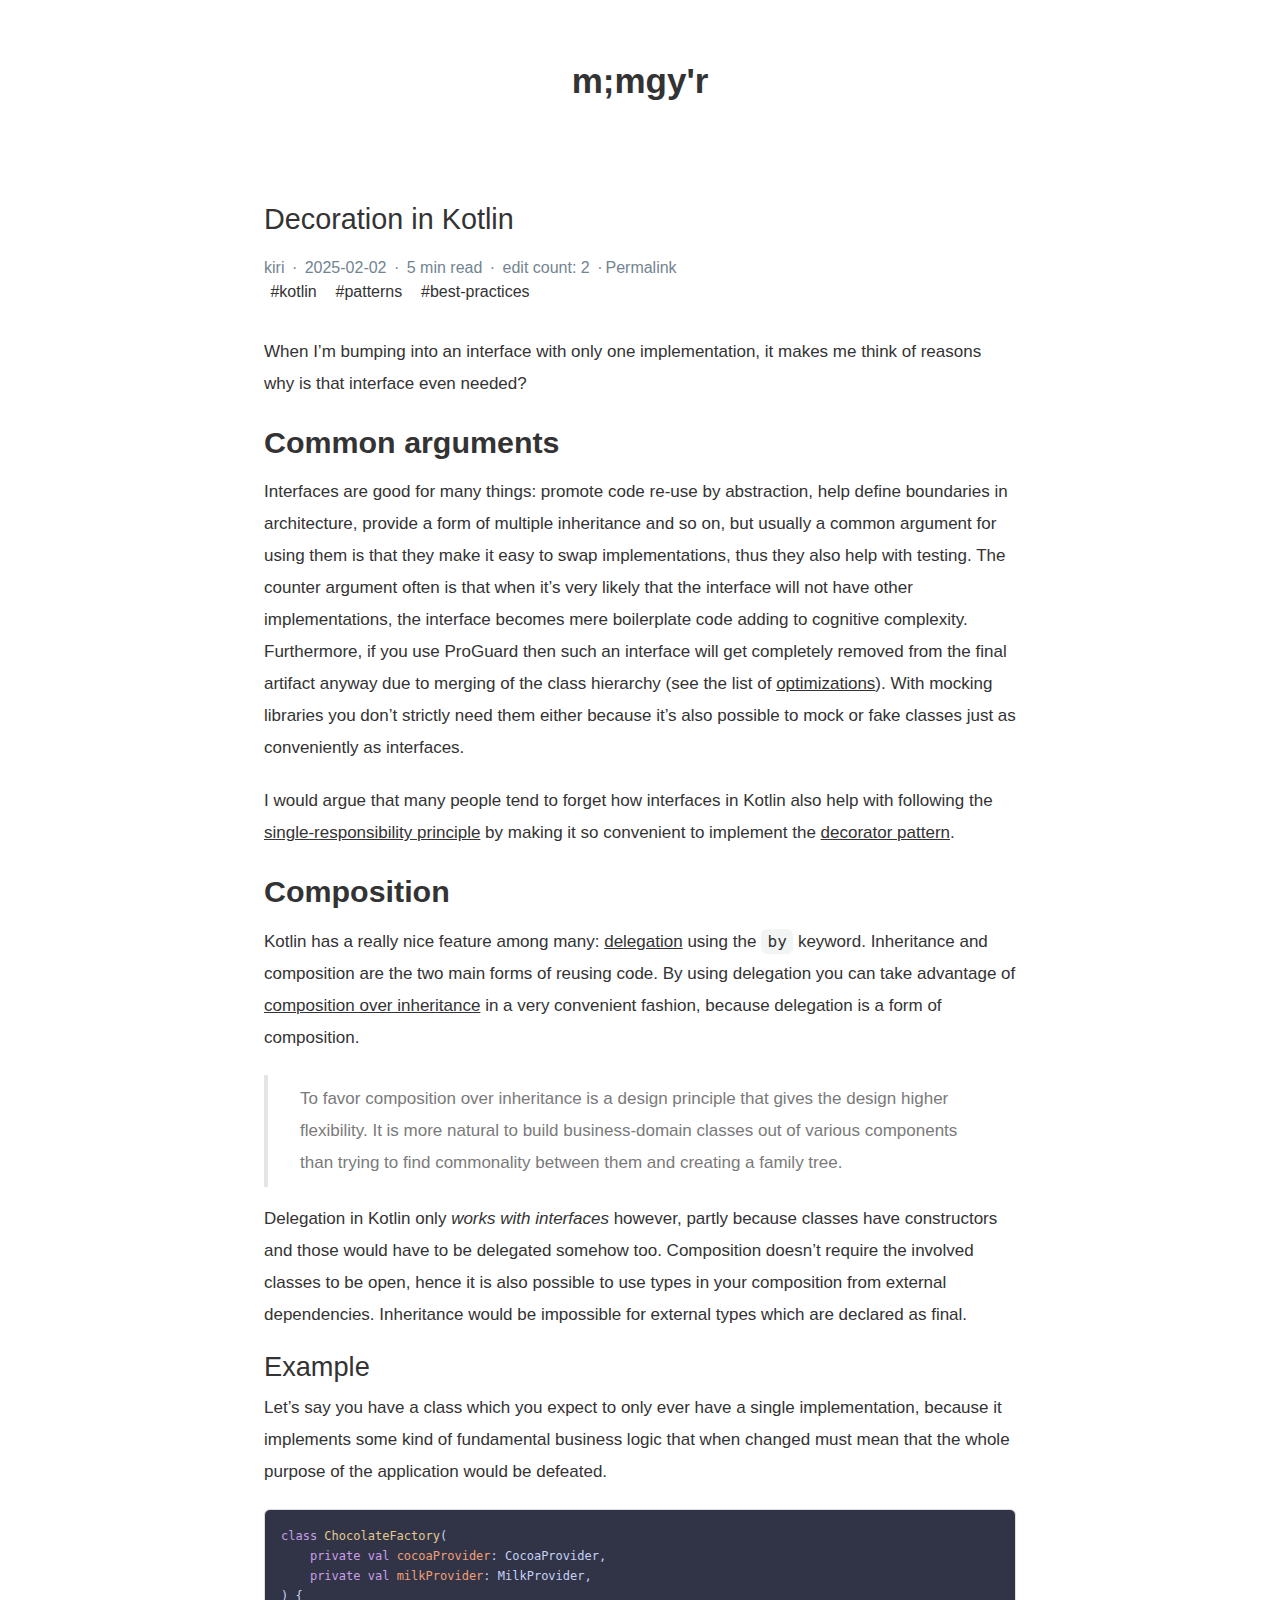
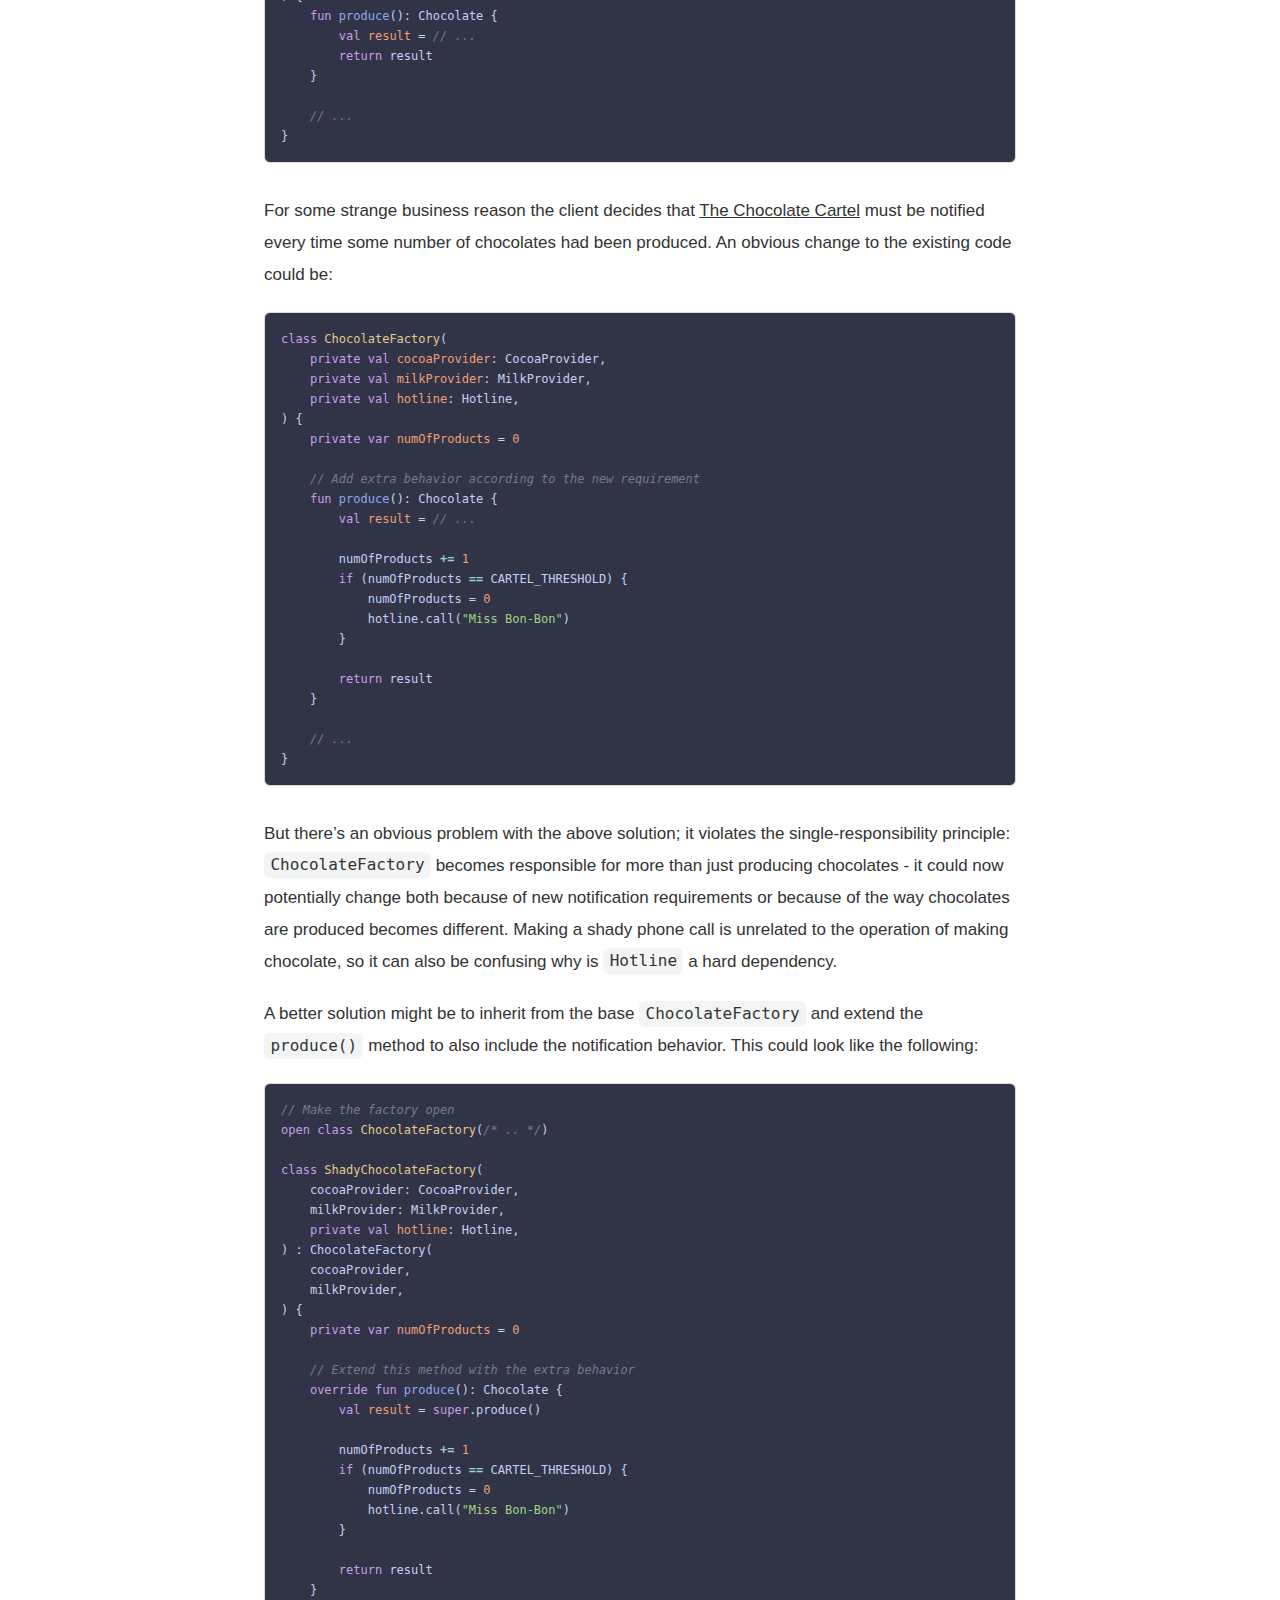
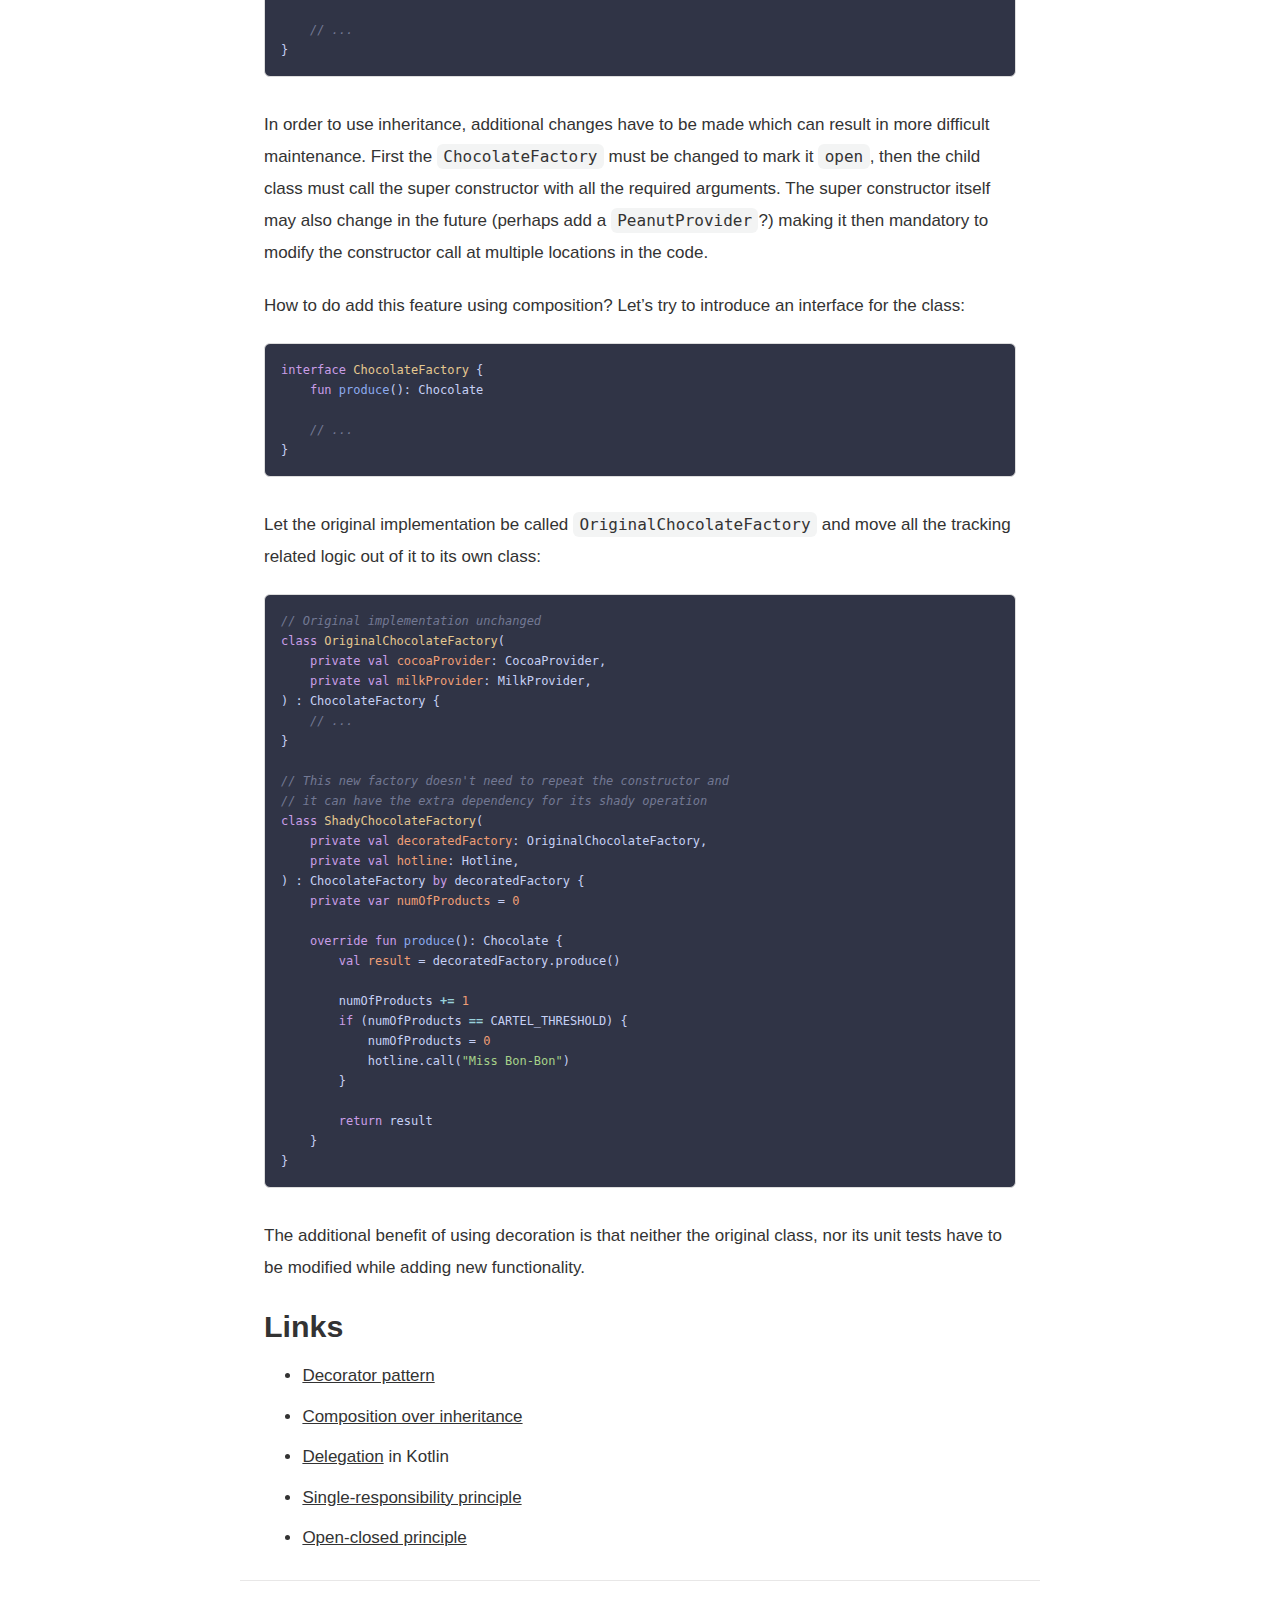
<file: blog/en/decoration-in-kotlin/index.html>
<!doctype html>
<html lang="en">

  <head>
    <meta charset="utf-8">
    <meta name="viewport" content="width=device-width, initial-scale=1, shrink-to-fit=no">
    <title> Decoration in Kotlin - mémgyár </title>
    <meta name="HandheldFriendly" content="True">
    <meta name="MobileOptimized" content="320">
    <meta name="referrer" content="no-referrer">
    <meta property="og:site_name" content="mémgyár">
    <meta property="og:locale" content="en_US">

    <meta property="og:url" content="/blog/en/decoration-in-kotlin/">
  <meta property="og:site_name" content="mémgyár">
  <meta property="og:title" content="Decoration in Kotlin">
  <meta property="og:description" content="When I’m bumping into an interface with only one implementation, it makes me think of reasons why is that interface even needed?
Common arguments Interfaces are good for many things: promote code re-use by abstraction, help define boundaries in architecture, provide a form of multiple inheritance and so on, but usually a common argument for using them is that they make it easy to swap implementations, thus they also help with testing.">
  <meta property="og:locale" content="en">
  <meta property="og:type" content="article">
    <meta property="article:section" content="blog">
    <meta property="article:published_time" content="2025-02-02T00:00:00+00:00">
    <meta property="article:modified_time" content="2025-02-02T00:00:00+00:00">
    <meta property="article:tag" content="Kotlin">
    <meta property="article:tag" content="Patterns">
    <meta property="article:tag" content="Best-Practices">


    <meta name="twitter:card" content="summary_large_image">
    
    <meta name="twitter:title" content="Decoration in Kotlin">
    <meta name="twitter:description" content="">
    

    <meta name="twitter:image" content="/">
    <link rel="canonical" href="/blog/en/decoration-in-kotlin/">
    
    <link rel="stylesheet" href="/css/site.min.css">
    <link rel="stylesheet" href="/css/custom.css">

    </head>

  <body>
    
<div class="mt-xl header">
  <header>
    <div class="container">
      <div class="row justify-content-center">
	<div class="col-auto">
	  <a href="/" style="display: contents">
	    <h1 class="name text-center">m;mgy&#39;r</h1>
	  </a>
	</div>
      </div>
      <div class="row justify-content-center">
	<div class="nav justify-content-center">
	  <ul>
	    
	    
	  </ul>
	</div>
      </div>
    </div>
  </header>
</div>

<div class="content">
  <div class="container">
    <div class="row justify-content-center">
      <div class="col-sm-12 col-lg-8">
	<h1 class="mx-0 mx-md-4 blog-post-title">Decoration in Kotlin</h1>
	<div class="meta-data meta">
	  
	  
	  
	  <span class="author meta-data" title="kiri">
	    kiri
	  </span>
	  
	  
	  <span class="date middot meta-data" title='Sun Feb 2 2025 00:00:00 UTC'>
	    2025-02-02
	  </span>
	  <span class="reading-time middot meta-data">
	    5 min read
	  </span>
	  
	  <span class="middot meta-data">
	    edit count: 2
	  </span>
	  
	  
	  <a class="middot meta-data" href="/blog/en/decoration-in-kotlin/">Permalink</a>
	  <div class="d-none d-md-inline tags">
	    <ul class="list-unstyled d-inline">
	      
	      <li class="d-inline" style="margin-right: 0.5rem">
		<a href="/tags/kotlin">
		  #kotlin
		</a>
	      </li>
	      
	      <li class="d-inline" style="margin-right: 0.5rem">
		<a href="/tags/patterns">
		  #patterns
		</a>
	      </li>
	      
	      <li class="d-inline" style="margin-right: 0.5rem">
		<a href="/tags/best-practices">
		  #best-practices
		</a>
	      </li>
	      
	    </ul>
	  </div>
	</div>
	<div class="markdown blog-post-content">
	  <p>When I&rsquo;m bumping into an interface with only one implementation, it makes me think of reasons why is that interface even needed?</p>
<h1 id="common-arguments">Common arguments</h1>
<p>Interfaces are good for many things: promote code re-use by abstraction, help define boundaries in architecture, provide a form of multiple
inheritance and so on, but usually a common argument for using them is that they make it easy to swap implementations, thus they also help with testing.
The counter argument often is that when it&rsquo;s very likely that the interface will not have other implementations, the interface becomes
mere boilerplate code adding to cognitive complexity. Furthermore, if you use ProGuard then such an interface will get completely
removed from the final artifact anyway due to merging of the class hierarchy (see the list of <a href="https://www.guardsquare.com/manual/configuration/optimizations">optimizations</a>).
With mocking libraries you don&rsquo;t strictly need them either because it&rsquo;s also possible to mock or fake classes just as conveniently as interfaces.</p>
<p>I would argue that many people tend to forget how interfaces in Kotlin also help with following the <a href="https://en.wikipedia.org/wiki/Single-responsibility_principle">single-responsibility principle</a>
by making it so convenient to implement the <a href="https://en.wikipedia.org/wiki/Decorator_pattern">decorator pattern</a>.</p>
<h1 id="composition">Composition</h1>
<p>Kotlin has a really nice feature among many: <a href="https://kotlinlang.org/docs/delegation.html">delegation</a> using the <code>by</code> keyword. Inheritance and composition
are the two main forms of reusing code. By using delegation you can take advantage of <a href="https://en.wikipedia.org/wiki/Composition_over_inheritance">composition over inheritance</a> in
a very convenient fashion, because delegation is a form of composition.</p>
<blockquote>
<p>To favor composition over inheritance is a design principle that gives the design higher flexibility. It is more natural to build business-domain classes out of various components than trying to find commonality between them and creating a family tree.</p>
</blockquote>
<p>Delegation in Kotlin only <em>works with interfaces</em> however, partly because classes have constructors and those would have to be delegated somehow too. Composition doesn&rsquo;t
require the involved classes to be open, hence it is also possible to use types in your composition from external dependencies. Inheritance would be impossible for
external types which are declared as final.</p>
<h2 id="example">Example</h2>
<p>Let&rsquo;s say you have a class which you expect to only ever have a single implementation, because it implements some kind of fundamental business logic that
when changed must mean that the whole purpose of the application would be defeated.</p>
<div class="highlight"><pre tabindex="0" style="color:#c6d0f5;background-color:#303446;-moz-tab-size:4;-o-tab-size:4;tab-size:4;"><code class="language-kotlin" data-lang="kotlin"><span style="display:flex;"><span><span style="color:#ca9ee6">class</span> <span style="color:#e5c890">ChocolateFactory</span>(
</span></span><span style="display:flex;"><span>    <span style="color:#ca9ee6">private</span> <span style="color:#ca9ee6">val</span> <span style="color:#ef9f76">cocoaProvider</span>: CocoaProvider,
</span></span><span style="display:flex;"><span>    <span style="color:#ca9ee6">private</span> <span style="color:#ca9ee6">val</span> <span style="color:#ef9f76">milkProvider</span>: MilkProvider,
</span></span><span style="display:flex;"><span>) {
</span></span><span style="display:flex;"><span>    <span style="color:#ca9ee6">fun</span> <span style="color:#8caaee">produce</span>(): Chocolate {
</span></span><span style="display:flex;"><span>        <span style="color:#ca9ee6">val</span> <span style="color:#ef9f76">result</span> = <span style="color:#737994;font-style:italic">// ...
</span></span></span><span style="display:flex;"><span><span style="color:#737994;font-style:italic"></span>        <span style="color:#ca9ee6">return</span> result
</span></span><span style="display:flex;"><span>    }
</span></span><span style="display:flex;"><span>
</span></span><span style="display:flex;"><span>    <span style="color:#737994;font-style:italic">// ...
</span></span></span><span style="display:flex;"><span><span style="color:#737994;font-style:italic"></span>}
</span></span></code></pre></div><p>For some strange business reason the client decides that <a href="https://villains.fandom.com/wiki/The_Chocolate_Cartel">The Chocolate Cartel</a>
must be notified every time some number of chocolates had been produced. An obvious change to the existing code could be:</p>
<div class="highlight"><pre tabindex="0" style="color:#c6d0f5;background-color:#303446;-moz-tab-size:4;-o-tab-size:4;tab-size:4;"><code class="language-kotlin" data-lang="kotlin"><span style="display:flex;"><span><span style="color:#ca9ee6">class</span> <span style="color:#e5c890">ChocolateFactory</span>(
</span></span><span style="display:flex;"><span>    <span style="color:#ca9ee6">private</span> <span style="color:#ca9ee6">val</span> <span style="color:#ef9f76">cocoaProvider</span>: CocoaProvider,
</span></span><span style="display:flex;"><span>    <span style="color:#ca9ee6">private</span> <span style="color:#ca9ee6">val</span> <span style="color:#ef9f76">milkProvider</span>: MilkProvider,
</span></span><span style="display:flex;"><span>    <span style="color:#ca9ee6">private</span> <span style="color:#ca9ee6">val</span> <span style="color:#ef9f76">hotline</span>: Hotline,
</span></span><span style="display:flex;"><span>) {
</span></span><span style="display:flex;"><span>    <span style="color:#ca9ee6">private</span> <span style="color:#ca9ee6">var</span> <span style="color:#ef9f76">numOfProducts</span> = <span style="color:#ef9f76">0</span>
</span></span><span style="display:flex;"><span>
</span></span><span style="display:flex;"><span>    <span style="color:#737994;font-style:italic">// Add extra behavior according to the new requirement
</span></span></span><span style="display:flex;"><span><span style="color:#737994;font-style:italic"></span>    <span style="color:#ca9ee6">fun</span> <span style="color:#8caaee">produce</span>(): Chocolate {
</span></span><span style="display:flex;"><span>        <span style="color:#ca9ee6">val</span> <span style="color:#ef9f76">result</span> = <span style="color:#737994;font-style:italic">// ...
</span></span></span><span style="display:flex;"><span><span style="color:#737994;font-style:italic"></span>
</span></span><span style="display:flex;"><span>        numOfProducts <span style="color:#99d1db;font-weight:bold">+=</span> <span style="color:#ef9f76">1</span>
</span></span><span style="display:flex;"><span>        <span style="color:#ca9ee6">if</span> (numOfProducts <span style="color:#99d1db;font-weight:bold">==</span> CARTEL_THRESHOLD) {
</span></span><span style="display:flex;"><span>            numOfProducts = <span style="color:#ef9f76">0</span>
</span></span><span style="display:flex;"><span>            hotline.call(<span style="color:#a6d189">&#34;Miss Bon-Bon&#34;</span>)
</span></span><span style="display:flex;"><span>        }
</span></span><span style="display:flex;"><span>
</span></span><span style="display:flex;"><span>        <span style="color:#ca9ee6">return</span> result
</span></span><span style="display:flex;"><span>    }
</span></span><span style="display:flex;"><span>
</span></span><span style="display:flex;"><span>    <span style="color:#737994;font-style:italic">// ...
</span></span></span><span style="display:flex;"><span><span style="color:#737994;font-style:italic"></span>}
</span></span></code></pre></div><p>But there&rsquo;s an obvious problem with the above solution; it violates the single-responsibility principle: <code>ChocolateFactory</code> becomes responsible
for more than just producing chocolates - it could now potentially change both because of new notification requirements or
because of the way chocolates are produced becomes different. Making a shady phone call is unrelated to the operation of making chocolate,
so it can also be confusing why is <code>Hotline</code> a hard dependency.</p>
<p>A better solution might be to inherit from the base <code>ChocolateFactory</code> and extend the <code>produce()</code> method to also include the notification behavior.
This could look like the following:</p>
<div class="highlight"><pre tabindex="0" style="color:#c6d0f5;background-color:#303446;-moz-tab-size:4;-o-tab-size:4;tab-size:4;"><code class="language-kotlin" data-lang="kotlin"><span style="display:flex;"><span><span style="color:#737994;font-style:italic">// Make the factory open
</span></span></span><span style="display:flex;"><span><span style="color:#737994;font-style:italic"></span><span style="color:#ca9ee6">open</span> <span style="color:#ca9ee6">class</span> <span style="color:#e5c890">ChocolateFactory</span>(<span style="color:#737994;font-style:italic">/* .. */</span>)
</span></span><span style="display:flex;"><span>
</span></span><span style="display:flex;"><span><span style="color:#ca9ee6">class</span> <span style="color:#e5c890">ShadyChocolateFactory</span>(
</span></span><span style="display:flex;"><span>    cocoaProvider: CocoaProvider,
</span></span><span style="display:flex;"><span>    milkProvider: MilkProvider,
</span></span><span style="display:flex;"><span>    <span style="color:#ca9ee6">private</span> <span style="color:#ca9ee6">val</span> <span style="color:#ef9f76">hotline</span>: Hotline,
</span></span><span style="display:flex;"><span>) : ChocolateFactory(
</span></span><span style="display:flex;"><span>    cocoaProvider,
</span></span><span style="display:flex;"><span>    milkProvider,
</span></span><span style="display:flex;"><span>) {
</span></span><span style="display:flex;"><span>    <span style="color:#ca9ee6">private</span> <span style="color:#ca9ee6">var</span> <span style="color:#ef9f76">numOfProducts</span> = <span style="color:#ef9f76">0</span>
</span></span><span style="display:flex;"><span>
</span></span><span style="display:flex;"><span>    <span style="color:#737994;font-style:italic">// Extend this method with the extra behavior
</span></span></span><span style="display:flex;"><span><span style="color:#737994;font-style:italic"></span>    <span style="color:#ca9ee6">override</span> <span style="color:#ca9ee6">fun</span> <span style="color:#8caaee">produce</span>(): Chocolate {
</span></span><span style="display:flex;"><span>        <span style="color:#ca9ee6">val</span> <span style="color:#ef9f76">result</span> = <span style="color:#ca9ee6">super</span>.produce()
</span></span><span style="display:flex;"><span>
</span></span><span style="display:flex;"><span>        numOfProducts <span style="color:#99d1db;font-weight:bold">+=</span> <span style="color:#ef9f76">1</span>
</span></span><span style="display:flex;"><span>        <span style="color:#ca9ee6">if</span> (numOfProducts <span style="color:#99d1db;font-weight:bold">==</span> CARTEL_THRESHOLD) {
</span></span><span style="display:flex;"><span>            numOfProducts = <span style="color:#ef9f76">0</span>
</span></span><span style="display:flex;"><span>            hotline.call(<span style="color:#a6d189">&#34;Miss Bon-Bon&#34;</span>)
</span></span><span style="display:flex;"><span>        }
</span></span><span style="display:flex;"><span>
</span></span><span style="display:flex;"><span>        <span style="color:#ca9ee6">return</span> result
</span></span><span style="display:flex;"><span>    }
</span></span><span style="display:flex;"><span>
</span></span><span style="display:flex;"><span>    <span style="color:#737994;font-style:italic">// ...
</span></span></span><span style="display:flex;"><span><span style="color:#737994;font-style:italic"></span>}
</span></span></code></pre></div><p>In order to use inheritance, additional changes have to be made which can result in more difficult maintenance. First the <code>ChocolateFactory</code> must be changed to mark it <code>open</code>,
then the child class must call the super constructor with all the required arguments. The super constructor itself may also change in the future (perhaps add a <code>PeanutProvider</code>?)
making it then mandatory to modify the constructor call at multiple locations in the code.</p>
<p>How to do add this feature using composition? Let&rsquo;s try to introduce an interface for the class:</p>
<div class="highlight"><pre tabindex="0" style="color:#c6d0f5;background-color:#303446;-moz-tab-size:4;-o-tab-size:4;tab-size:4;"><code class="language-kotlin" data-lang="kotlin"><span style="display:flex;"><span><span style="color:#ca9ee6">interface</span> <span style="color:#e5c890">ChocolateFactory</span> {
</span></span><span style="display:flex;"><span>    <span style="color:#ca9ee6">fun</span> <span style="color:#8caaee">produce</span>(): Chocolate
</span></span><span style="display:flex;"><span>
</span></span><span style="display:flex;"><span>    <span style="color:#737994;font-style:italic">// ...
</span></span></span><span style="display:flex;"><span><span style="color:#737994;font-style:italic"></span>}
</span></span></code></pre></div><p>Let the original implementation be called <code>OriginalChocolateFactory</code> and move all the tracking related logic out of it to its own class:</p>
<div class="highlight"><pre tabindex="0" style="color:#c6d0f5;background-color:#303446;-moz-tab-size:4;-o-tab-size:4;tab-size:4;"><code class="language-kotlin" data-lang="kotlin"><span style="display:flex;"><span><span style="color:#737994;font-style:italic">// Original implementation unchanged
</span></span></span><span style="display:flex;"><span><span style="color:#737994;font-style:italic"></span><span style="color:#ca9ee6">class</span> <span style="color:#e5c890">OriginalChocolateFactory</span>(
</span></span><span style="display:flex;"><span>    <span style="color:#ca9ee6">private</span> <span style="color:#ca9ee6">val</span> <span style="color:#ef9f76">cocoaProvider</span>: CocoaProvider,
</span></span><span style="display:flex;"><span>    <span style="color:#ca9ee6">private</span> <span style="color:#ca9ee6">val</span> <span style="color:#ef9f76">milkProvider</span>: MilkProvider,
</span></span><span style="display:flex;"><span>) : ChocolateFactory {
</span></span><span style="display:flex;"><span>    <span style="color:#737994;font-style:italic">// ...
</span></span></span><span style="display:flex;"><span><span style="color:#737994;font-style:italic"></span>}
</span></span><span style="display:flex;"><span>
</span></span><span style="display:flex;"><span><span style="color:#737994;font-style:italic">// This new factory doesn&#39;t need to repeat the constructor and
</span></span></span><span style="display:flex;"><span><span style="color:#737994;font-style:italic">// it can have the extra dependency for its shady operation
</span></span></span><span style="display:flex;"><span><span style="color:#737994;font-style:italic"></span><span style="color:#ca9ee6">class</span> <span style="color:#e5c890">ShadyChocolateFactory</span>(
</span></span><span style="display:flex;"><span>    <span style="color:#ca9ee6">private</span> <span style="color:#ca9ee6">val</span> <span style="color:#ef9f76">decoratedFactory</span>: OriginalChocolateFactory,
</span></span><span style="display:flex;"><span>    <span style="color:#ca9ee6">private</span> <span style="color:#ca9ee6">val</span> <span style="color:#ef9f76">hotline</span>: Hotline,
</span></span><span style="display:flex;"><span>) : ChocolateFactory <span style="color:#ca9ee6">by</span> decoratedFactory {
</span></span><span style="display:flex;"><span>    <span style="color:#ca9ee6">private</span> <span style="color:#ca9ee6">var</span> <span style="color:#ef9f76">numOfProducts</span> = <span style="color:#ef9f76">0</span>
</span></span><span style="display:flex;"><span>
</span></span><span style="display:flex;"><span>    <span style="color:#ca9ee6">override</span> <span style="color:#ca9ee6">fun</span> <span style="color:#8caaee">produce</span>(): Chocolate {
</span></span><span style="display:flex;"><span>        <span style="color:#ca9ee6">val</span> <span style="color:#ef9f76">result</span> = decoratedFactory.produce()
</span></span><span style="display:flex;"><span>
</span></span><span style="display:flex;"><span>        numOfProducts <span style="color:#99d1db;font-weight:bold">+=</span> <span style="color:#ef9f76">1</span>
</span></span><span style="display:flex;"><span>        <span style="color:#ca9ee6">if</span> (numOfProducts <span style="color:#99d1db;font-weight:bold">==</span> CARTEL_THRESHOLD) {
</span></span><span style="display:flex;"><span>            numOfProducts = <span style="color:#ef9f76">0</span>
</span></span><span style="display:flex;"><span>            hotline.call(<span style="color:#a6d189">&#34;Miss Bon-Bon&#34;</span>)
</span></span><span style="display:flex;"><span>        }
</span></span><span style="display:flex;"><span>
</span></span><span style="display:flex;"><span>        <span style="color:#ca9ee6">return</span> result
</span></span><span style="display:flex;"><span>    }
</span></span><span style="display:flex;"><span>}
</span></span></code></pre></div><p>The additional benefit of using decoration is that neither the original class, nor its unit tests have to be modified while adding new functionality.</p>
<h1 id="links">Links</h1>
<ul>
<li><a href="https://en.wikipedia.org/wiki/Decorator_pattern">Decorator pattern</a></li>
<li><a href="https://en.wikipedia.org/wiki/Composition_over_inheritance">Composition over inheritance</a></li>
<li><a href="https://kotlinlang.org/docs/delegation.html">Delegation</a> in Kotlin</li>
<li><a href="https://en.wikipedia.org/wiki/Single-responsibility_principle">Single-responsibility principle</a></li>
<li><a href="https://en.wikipedia.org/wiki/Open%E2%80%93closed_principle">Open-closed principle</a></li>
</ul>


	</div>
	
      </div>
      <hr class="footer-linebreak">
<div class="container">
  <span class="row justify-content-center meta" id="footer">
    Copyright © 2025 Károly Kiripolszky
  </span>
  <script defer src="/js/custom.js"></script>

</div>

    </div>
  </div>
</div>

  </body>

</html>
</file>
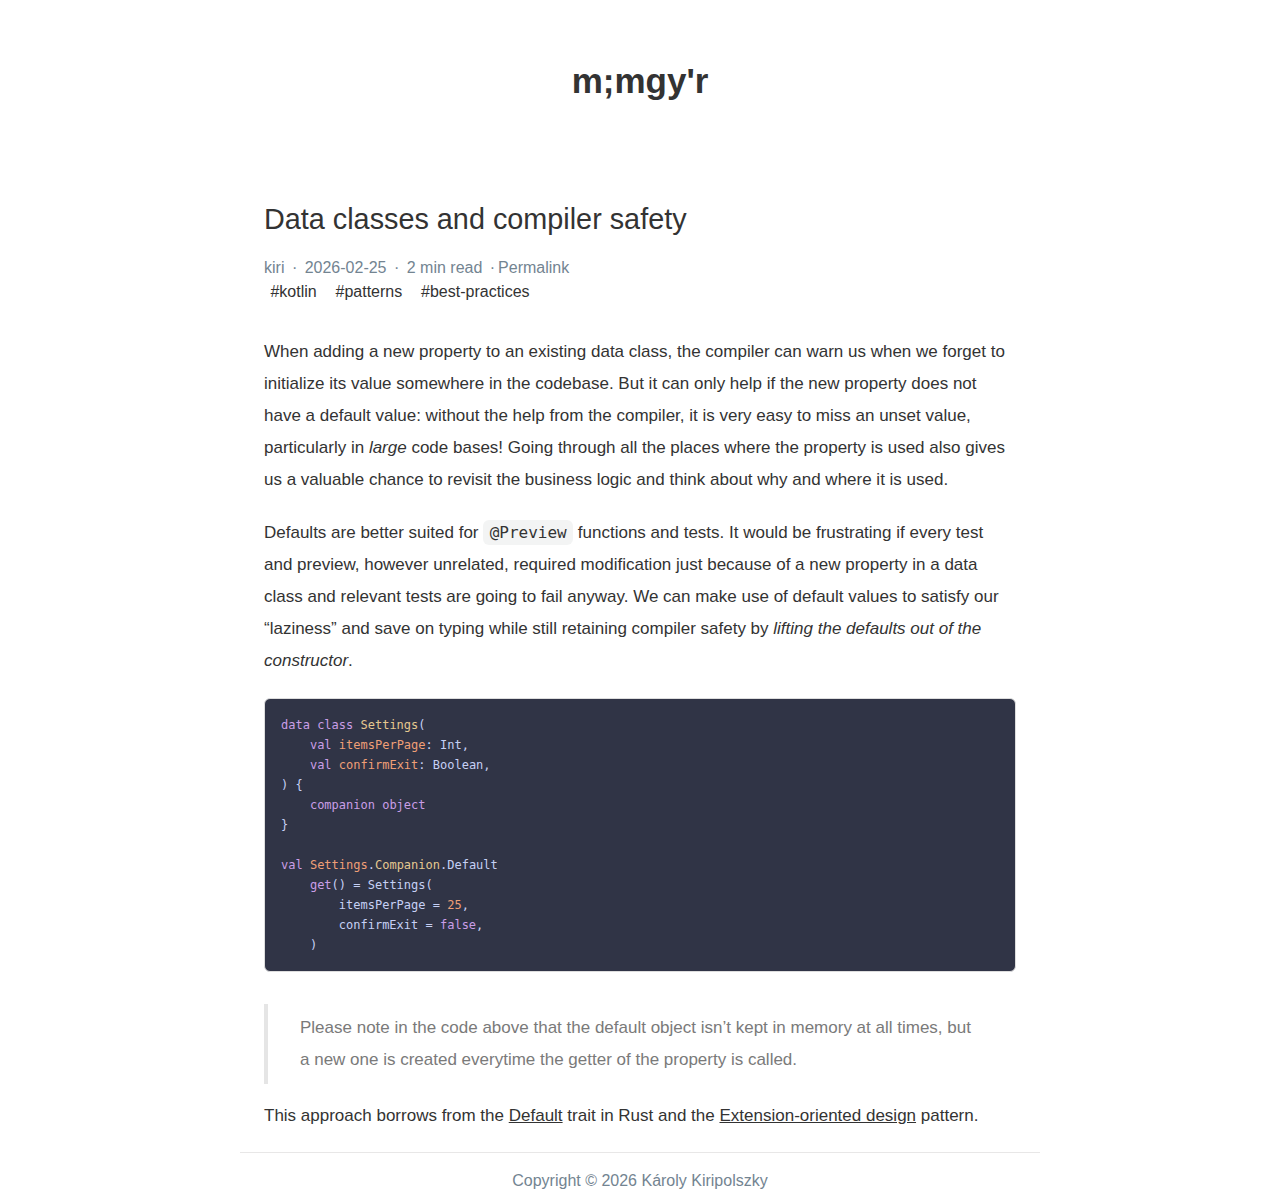
<file: blog/en/defaults-in-data-classes/index.html>
<!doctype html>
<html lang="en">

  <head>
    <meta charset="utf-8">
    <meta name="viewport" content="width=device-width, initial-scale=1, shrink-to-fit=no">
    <title> Data classes and compiler safety - mémgyár </title>
    <meta name="HandheldFriendly" content="True">
    <meta name="MobileOptimized" content="320">
    <meta name="referrer" content="no-referrer">
    <meta property="og:site_name" content="mémgyár">
    <meta property="og:locale" content="en_US">

    <meta property="og:url" content="/blog/en/defaults-in-data-classes/">
  <meta property="og:site_name" content="mémgyár">
  <meta property="og:title" content="Data classes and compiler safety">
  <meta property="og:description" content="When adding a new property to an existing data class, the compiler can warn us when we forget to initialize its value somewhere in the codebase. But it can only help if the new property does not have a default value: without the help from the compiler, it is very easy to miss an unset value, particularly in large code bases! Going through all the places where the property is used also gives us a valuable chance to revisit the business logic and think about why and where it is used.">
  <meta property="og:locale" content="en">
  <meta property="og:type" content="article">
    <meta property="article:section" content="blog">
    <meta property="article:published_time" content="2026-02-25T00:00:00+00:00">
    <meta property="article:modified_time" content="2026-02-25T00:00:00+00:00">
    <meta property="article:tag" content="Kotlin">
    <meta property="article:tag" content="Patterns">
    <meta property="article:tag" content="Best-Practices">


    <meta name="twitter:card" content="summary_large_image">
    
    <meta name="twitter:title" content="Data classes and compiler safety">
    <meta name="twitter:description" content="">
    

    <meta name="twitter:image" content="/">
    <link rel="canonical" href="/blog/en/defaults-in-data-classes/">
    
    <link rel="stylesheet" href="/css/site.min.css">
    <link rel="stylesheet" href="/css/custom.css">

    </head>

  <body>
    
<div class="mt-xl header">
  <header>
    <div class="container">
      <div class="row justify-content-center">
	<div class="col-auto">
	  <a href="/" style="display: contents">
	    <h1 class="name text-center">m;mgy&#39;r</h1>
	  </a>
	</div>
      </div>
      <div class="row justify-content-center">
	<div class="nav justify-content-center">
	  <ul>
	    
	    
	  </ul>
	</div>
      </div>
    </div>
  </header>
</div>

<div class="content">
  <div class="container">
    <div class="row justify-content-center">
      <div class="col-sm-12 col-lg-8">
	<h1 class="mx-0 mx-md-4 blog-post-title">Data classes and compiler safety</h1>
	<div class="meta-data meta">
	  
	  
	  
	  <span class="author meta-data" title="kiri">
	    kiri
	  </span>
	  
	  
	  <span class="date middot meta-data" title='Wed Feb 25 2026 00:00:00 UTC'>
	    2026-02-25
	  </span>
	  <span class="reading-time middot meta-data">
	    2 min read
	  </span>
	  
	  
	  <a class="middot meta-data" href="/blog/en/defaults-in-data-classes/">Permalink</a>
	  <div class="d-none d-md-inline tags">
	    <ul class="list-unstyled d-inline">
	      
	      <li class="d-inline" style="margin-right: 0.5rem">
		<a href="/tags/kotlin">
		  #kotlin
		</a>
	      </li>
	      
	      <li class="d-inline" style="margin-right: 0.5rem">
		<a href="/tags/patterns">
		  #patterns
		</a>
	      </li>
	      
	      <li class="d-inline" style="margin-right: 0.5rem">
		<a href="/tags/best-practices">
		  #best-practices
		</a>
	      </li>
	      
	    </ul>
	  </div>
	</div>
	<div class="markdown blog-post-content">
	  <p>When adding a new property to an existing data class, the compiler can warn us when we forget to initialize its value somewhere in the codebase. But it can only help if the new property does not have a default value: without the help from the compiler, it is very easy to miss an unset value, particularly in <em>large</em> code bases! Going through all the places where the property is used also gives us a valuable chance to revisit the business logic and think about why and where it is used.</p>
<p>Defaults are better suited for <code>@Preview</code> functions and tests. It would be frustrating if every test and preview, however unrelated, required modification just because of a new property in a data class and relevant tests are going to fail anyway. We can make use of default values to satisfy our &ldquo;laziness&rdquo; and save on typing while still retaining compiler safety by <em>lifting the defaults out of the constructor</em>.</p>
<div class="highlight"><pre tabindex="0" style="color:#c6d0f5;background-color:#303446;-moz-tab-size:4;-o-tab-size:4;tab-size:4;"><code class="language-kotlin" data-lang="kotlin"><span style="display:flex;"><span><span style="color:#ca9ee6">data</span> <span style="color:#ca9ee6">class</span> <span style="color:#e5c890">Settings</span>(
</span></span><span style="display:flex;"><span>    <span style="color:#ca9ee6">val</span> <span style="color:#ef9f76">itemsPerPage</span>: Int,
</span></span><span style="display:flex;"><span>    <span style="color:#ca9ee6">val</span> <span style="color:#ef9f76">confirmExit</span>: Boolean,
</span></span><span style="display:flex;"><span>) {
</span></span><span style="display:flex;"><span>    <span style="color:#ca9ee6">companion</span> <span style="color:#ca9ee6">object</span>
</span></span><span style="display:flex;"><span>}
</span></span><span style="display:flex;"><span>
</span></span><span style="display:flex;"><span><span style="color:#ca9ee6">val</span> <span style="color:#ef9f76">Settings</span>.<span style="color:#e5c890">Companion</span>.Default
</span></span><span style="display:flex;"><span>    <span style="color:#ca9ee6">get</span>() = Settings(
</span></span><span style="display:flex;"><span>        itemsPerPage = <span style="color:#ef9f76">25</span>,
</span></span><span style="display:flex;"><span>        confirmExit = <span style="color:#ca9ee6">false</span>,
</span></span><span style="display:flex;"><span>    )
</span></span></code></pre></div><blockquote>
<p>Please note in the code above that the default object isn&rsquo;t kept in memory at all times, but a new one is created everytime the getter of the property is called.</p>
</blockquote>
<p>This approach borrows from the <a href="https://doc.rust-lang.org/beta/std/default/trait.Default.html">Default</a> trait in Rust and the <a href="https://elizarov.medium.com/extension-oriented-design-13f4f27deaee">Extension-oriented design</a> pattern.</p>


	</div>
	
      </div>
      <hr class="footer-linebreak">
<div class="container">
  <span class="row justify-content-center meta" id="footer">
    Copyright © 2026 Károly Kiripolszky
  </span>
  <script defer src="/js/custom.js"></script>

</div>

    </div>
  </div>
</div>

  </body>

</html>
</file>
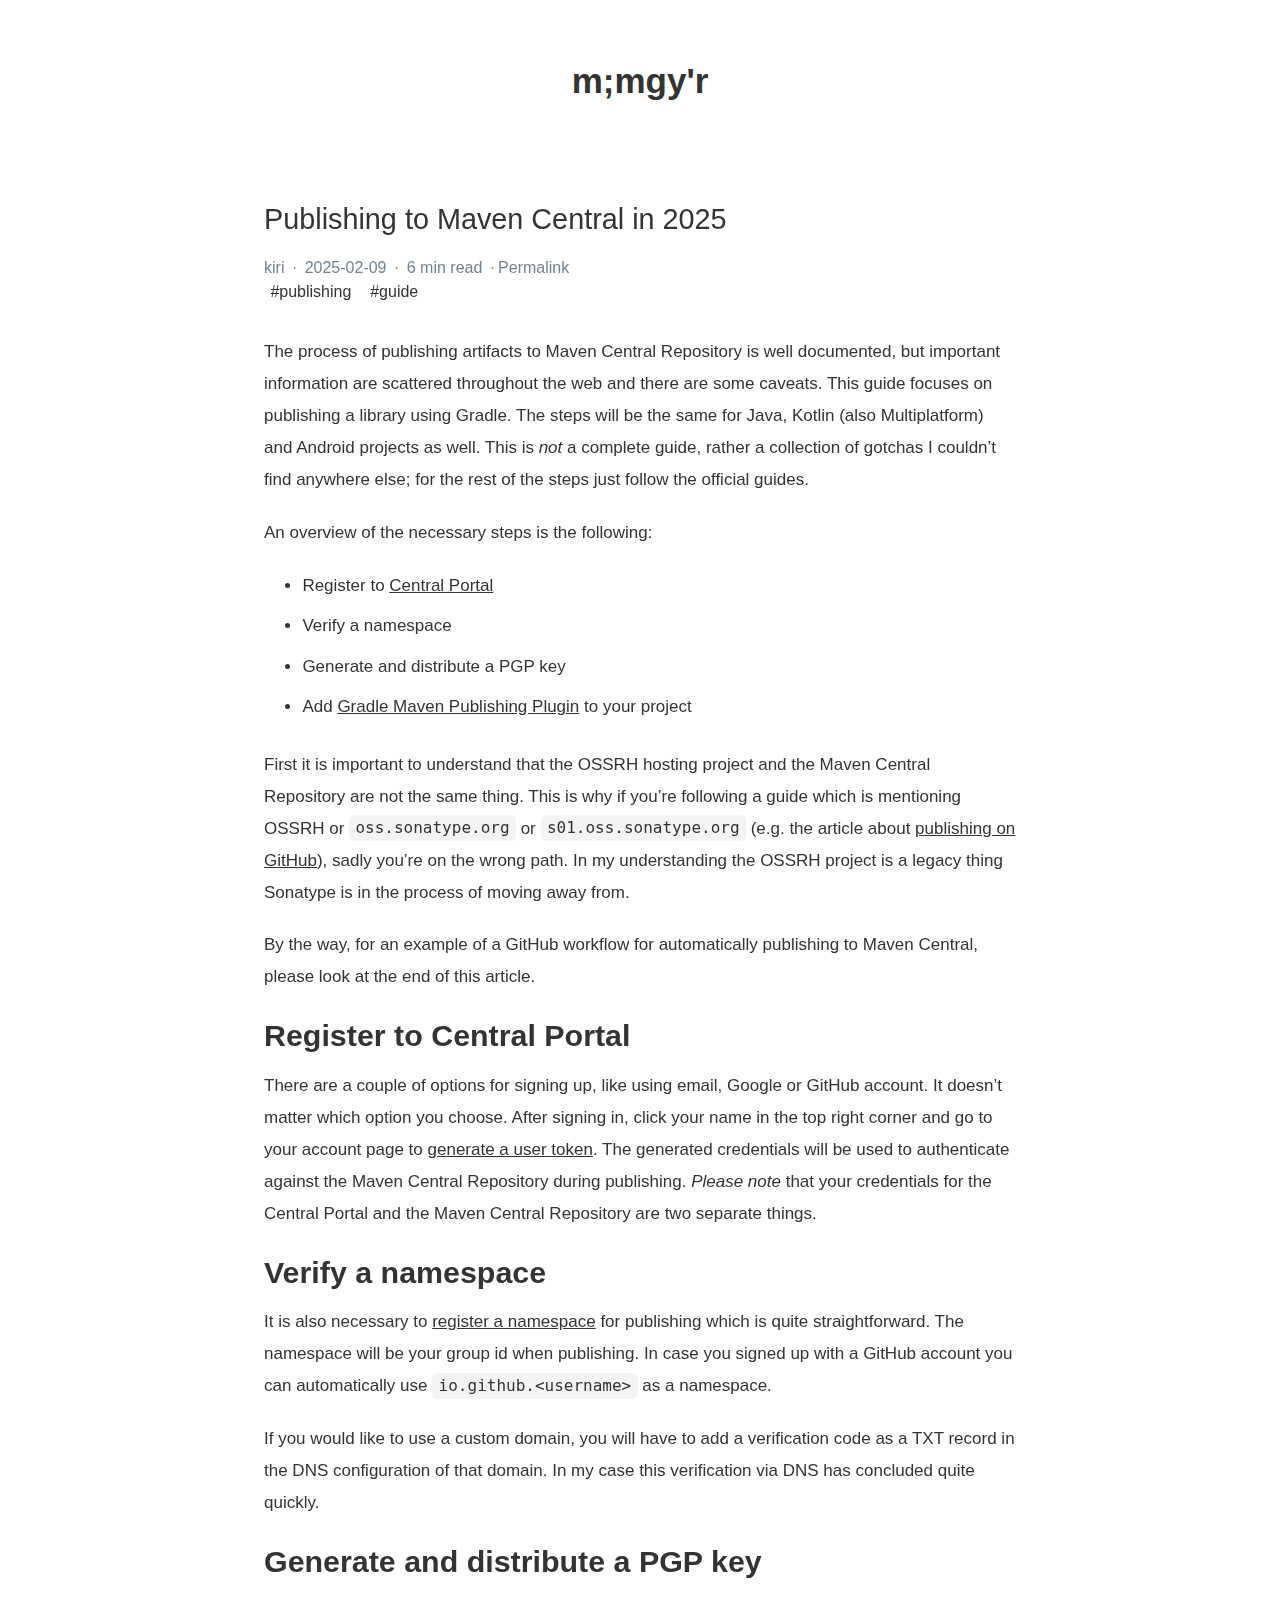
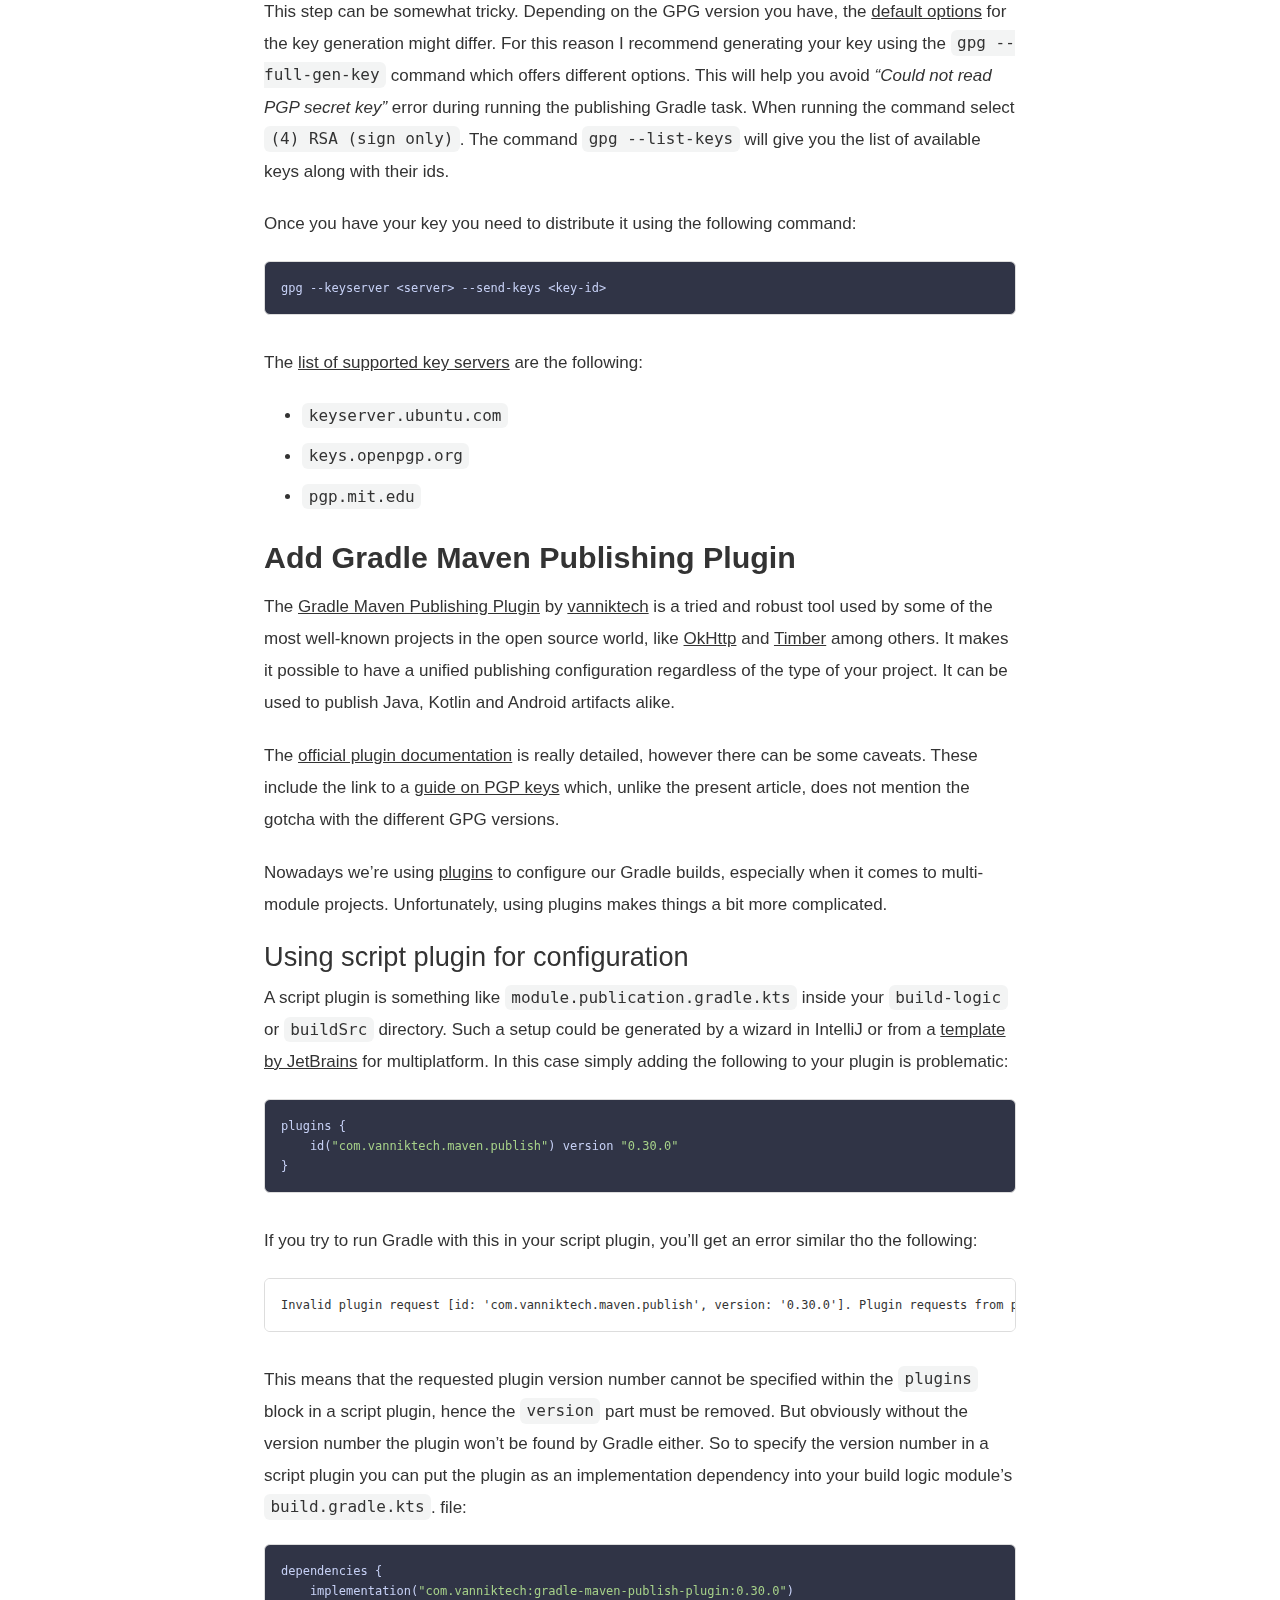
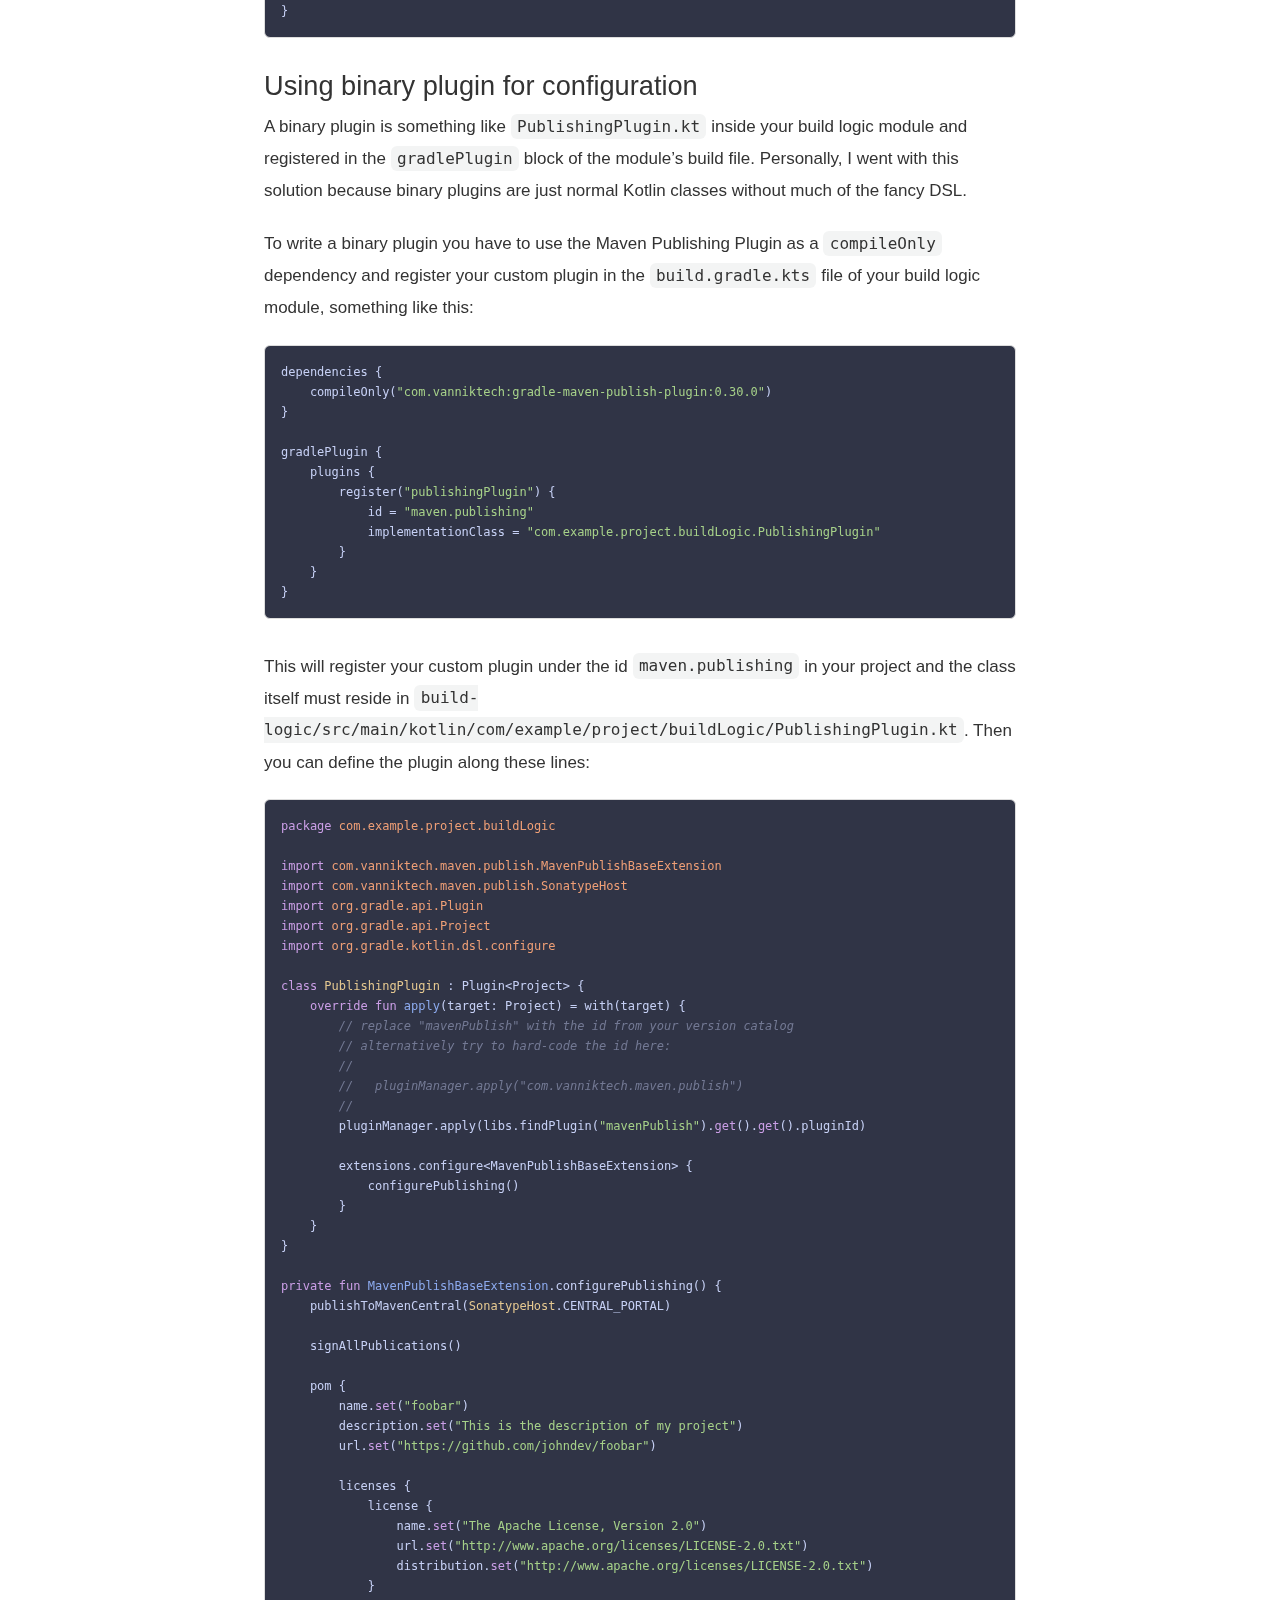
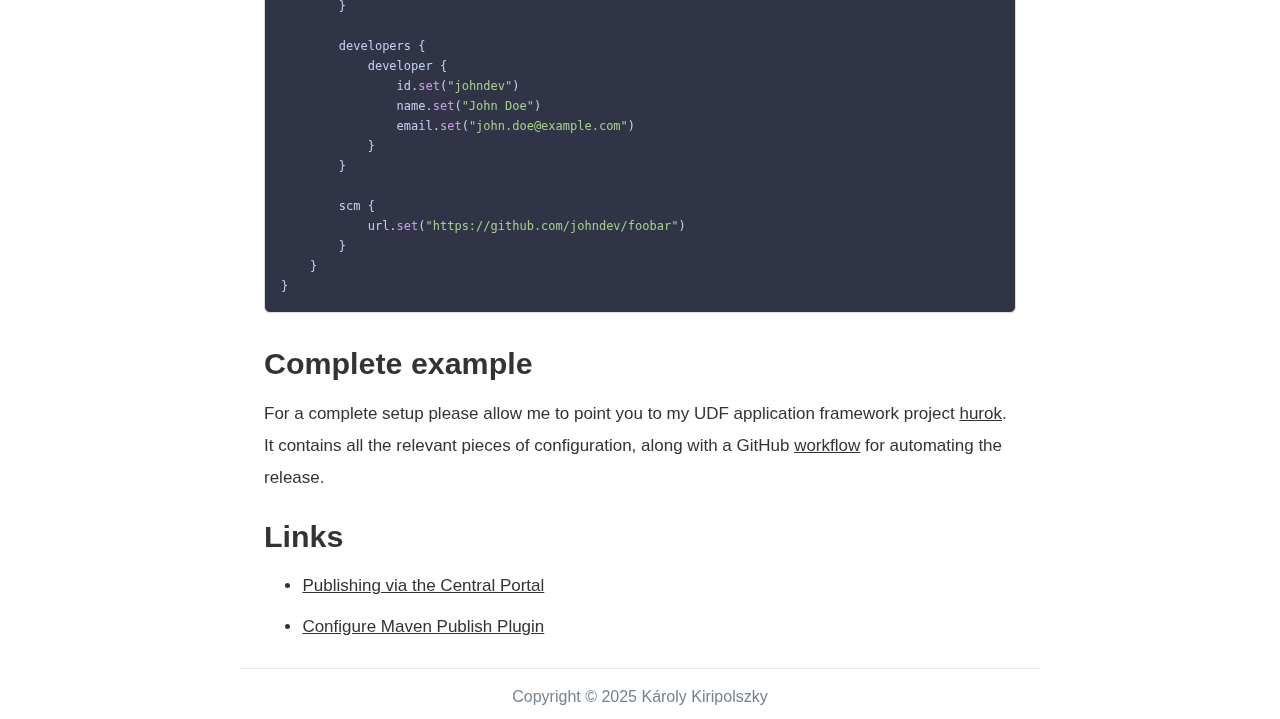
<file: blog/en/publishing-to-maven-central/index.html>
<!doctype html>
<html lang="en">

  <head>
    <meta charset="utf-8">
    <meta name="viewport" content="width=device-width, initial-scale=1, shrink-to-fit=no">
    <title> Publishing to Maven Central in 2025 - mémgyár </title>
    <meta name="HandheldFriendly" content="True">
    <meta name="MobileOptimized" content="320">
    <meta name="referrer" content="no-referrer">
    <meta property="og:site_name" content="mémgyár">
    <meta property="og:locale" content="en_US">

    <meta property="og:url" content="/blog/en/publishing-to-maven-central/">
  <meta property="og:site_name" content="mémgyár">
  <meta property="og:title" content="Publishing to Maven Central in 2025">
  <meta property="og:description" content="The process of publishing artifacts to Maven Central Repository is well documented, but important information are scattered throughout the web and there are some caveats. This guide focuses on publishing a library using Gradle. The steps will be the same for Java, Kotlin (also Multiplatform) and Android projects as well. This is not a complete guide, rather a collection of gotchas I couldn’t find anywhere else; for the rest of the steps just follow the official guides.">
  <meta property="og:locale" content="en">
  <meta property="og:type" content="article">
    <meta property="article:section" content="blog">
    <meta property="article:published_time" content="2025-02-09T00:00:00+00:00">
    <meta property="article:modified_time" content="2025-02-09T00:00:00+00:00">
    <meta property="article:tag" content="Publishing">
    <meta property="article:tag" content="Guide">


    <meta name="twitter:card" content="summary_large_image">
    
    <meta name="twitter:title" content="Publishing to Maven Central in 2025">
    <meta name="twitter:description" content="">
    

    <meta name="twitter:image" content="/">
    <link rel="canonical" href="/blog/en/publishing-to-maven-central/">
    
    <link rel="stylesheet" href="/css/site.min.css">
    <link rel="stylesheet" href="/css/custom.css">

    </head>

  <body>
    
<div class="mt-xl header">
  <header>
    <div class="container">
      <div class="row justify-content-center">
	<div class="col-auto">
	  <a href="/" style="display: contents">
	    <h1 class="name text-center">m;mgy&#39;r</h1>
	  </a>
	</div>
      </div>
      <div class="row justify-content-center">
	<div class="nav justify-content-center">
	  <ul>
	    
	    
	  </ul>
	</div>
      </div>
    </div>
  </header>
</div>

<div class="content">
  <div class="container">
    <div class="row justify-content-center">
      <div class="col-sm-12 col-lg-8">
	<h1 class="mx-0 mx-md-4 blog-post-title">Publishing to Maven Central in 2025</h1>
	<div class="meta-data meta">
	  
	  
	  
	  <span class="author meta-data" title="kiri">
	    kiri
	  </span>
	  
	  
	  <span class="date middot meta-data" title='Sun Feb 9 2025 00:00:00 UTC'>
	    2025-02-09
	  </span>
	  <span class="reading-time middot meta-data">
	    6 min read
	  </span>
	  
	  
	  <a class="middot meta-data" href="/blog/en/publishing-to-maven-central/">Permalink</a>
	  <div class="d-none d-md-inline tags">
	    <ul class="list-unstyled d-inline">
	      
	      <li class="d-inline" style="margin-right: 0.5rem">
		<a href="/tags/publishing">
		  #publishing
		</a>
	      </li>
	      
	      <li class="d-inline" style="margin-right: 0.5rem">
		<a href="/tags/guide">
		  #guide
		</a>
	      </li>
	      
	    </ul>
	  </div>
	</div>
	<div class="markdown blog-post-content">
	  <p>The process of publishing artifacts to Maven Central Repository is well documented, but important information are scattered throughout the web and there are some caveats.
This guide focuses on publishing a library using Gradle. The steps will be the same for Java, Kotlin (also Multiplatform) and Android projects as well. This is <em>not</em> a
complete guide, rather a collection of gotchas I couldn&rsquo;t find anywhere else; for the rest of the steps just follow the official guides.</p>
<p>An overview of the necessary steps is the following:</p>
<ul>
<li>Register to <a href="https://central.sonatype.org/">Central Portal</a></li>
<li>Verify a namespace</li>
<li>Generate and distribute a PGP key</li>
<li>Add <a href="https://github.com/vanniktech/gradle-maven-publish-plugin">Gradle Maven Publishing Plugin</a> to your project</li>
</ul>
<p>First it is important to understand that the OSSRH hosting project and the Maven Central Repository are not the same thing. This is why if you&rsquo;re following a guide
which is mentioning OSSRH or <code>oss.sonatype.org</code> or <code>s01.oss.sonatype.org</code> (e.g. the article about <a href="https://docs.github.com/en/actions/use-cases-and-examples/publishing-packages/publishing-java-packages-with-gradle#publishing-packages-to-the-maven-central-repository">publishing on GitHub</a>),
sadly you&rsquo;re on the wrong path. In my understanding the OSSRH project is a legacy thing Sonatype is in the process of moving away from.</p>
<p>By the way, for an example of a GitHub workflow for automatically publishing to Maven Central, please look at the end of this article.</p>
<h1 id="register-to-central-portal">Register to Central Portal</h1>
<p>There are a couple of options for signing up, like using email, Google or GitHub account. It doesn&rsquo;t matter which option you choose. After signing in,
click your name in the top right corner and go to your account page to <a href="https://central.sonatype.org/publish/generate-portal-token/">generate a user token</a>.
The generated credentials will be used to authenticate against the Maven Central Repository during publishing. <em>Please note</em> that your credentials for
the Central Portal and the Maven Central Repository are two separate things.</p>
<h1 id="verify-a-namespace">Verify a namespace</h1>
<p>It is also necessary to <a href="https://central.sonatype.org/register/namespace/">register a namespace</a> for publishing which is quite straightforward. The namespace
will be your group id when publishing. In case you signed up with a GitHub account you can automatically use <code>io.github.&lt;username&gt;</code> as a namespace.</p>
<p>If you would like to use a custom domain, you will have to add a verification code as a TXT record in the DNS configuration of that domain. In my case this
verification via DNS has concluded quite quickly.</p>
<h1 id="generate-and-distribute-a-pgp-key">Generate and distribute a PGP key</h1>
<p>This step can be somewhat tricky. Depending on the GPG version you have, the <a href="https://infra.apache.org/openpgp.html#key-gen-generate-key">default options</a>
for the key generation might differ. For this reason I recommend generating your key using the <code>gpg --full-gen-key</code> command which offers different options.
This will help you avoid <em>&ldquo;Could not read PGP secret key&rdquo;</em> error during running the publishing Gradle task. When running the command select <code>(4) RSA (sign only)</code>.
The command <code>gpg --list-keys</code> will give you the list of available keys along with their ids.</p>
<p>Once you have your key you need to distribute it using the following command:</p>
<div class="highlight"><pre tabindex="0" style="color:#c6d0f5;background-color:#303446;-moz-tab-size:4;-o-tab-size:4;tab-size:4;"><code class="language-shell" data-lang="shell"><span style="display:flex;"><span>gpg --keyserver &lt;server&gt; --send-keys &lt;key-id&gt;
</span></span></code></pre></div><p>The <a href="https://central.sonatype.org/publish/requirements/gpg/#distributing-your-public-key">list of supported key servers</a> are the following:</p>
<ul>
<li><code>keyserver.ubuntu.com</code></li>
<li><code>keys.openpgp.org</code></li>
<li><code>pgp.mit.edu</code></li>
</ul>
<h1 id="add-gradle-maven-publishing-plugin">Add Gradle Maven Publishing Plugin</h1>
<p>The <a href="https://github.com/vanniktech/gradle-maven-publish-plugin">Gradle Maven Publishing Plugin</a> by <a href="https://github.com/vanniktech">vanniktech</a> is a tried and
robust tool used by some of the most well-known projects in the open source world, like <a href="https://github.com/square/okhttp">OkHttp</a> and <a href="https://github.com/JakeWharton/timber">Timber</a>
among others. It makes it possible to have a unified publishing configuration regardless of the type of your project. It can be used to publish Java, Kotlin and Android
artifacts alike.</p>
<p>The <a href="https://vanniktech.github.io/gradle-maven-publish-plugin/central/">official plugin documentation</a> is really detailed, however there can be some caveats.
These include the link to a <a href="https://central.sonatype.org/publish/requirements/gpg/#generating-a-key-pair">guide on PGP keys</a> which, unlike the present article,
does not mention the gotcha with the different GPG versions.</p>
<p>Nowadays we&rsquo;re using <a href="https://docs.gradle.org/current/userguide/plugins.html">plugins</a> to configure our Gradle builds, especially when it comes to multi-module projects.
Unfortunately, using plugins makes things a bit more complicated.</p>
<h2 id="using-script-plugin-for-configuration">Using script plugin for configuration</h2>
<p>A script plugin is something like <code>module.publication.gradle.kts</code> inside your <code>build-logic</code> or <code>buildSrc</code> directory. Such a setup could be generated by a wizard
in IntelliJ or from a <a href="https://kmp.jetbrains.com/">template by JetBrains</a> for multiplatform. In this case simply adding the following to your plugin is problematic:</p>
<div class="highlight"><pre tabindex="0" style="color:#c6d0f5;background-color:#303446;-moz-tab-size:4;-o-tab-size:4;tab-size:4;"><code class="language-kotlin" data-lang="kotlin"><span style="display:flex;"><span>plugins {
</span></span><span style="display:flex;"><span>    id(<span style="color:#a6d189">&#34;com.vanniktech.maven.publish&#34;</span>) version <span style="color:#a6d189">&#34;0.30.0&#34;</span>
</span></span><span style="display:flex;"><span>}
</span></span></code></pre></div><p>If you try to run Gradle with this in your script plugin, you&rsquo;ll get an error similar tho the following:</p>
<pre tabindex="0"><code>Invalid plugin request [id: &#39;com.vanniktech.maven.publish&#39;, version: &#39;0.30.0&#39;]. Plugin requests from precompiled scripts must not include a version number. Please remove the version from the offending request and make sure the module containing the requested plugin &#39;com.vanniktech.maven.publish&#39; is an implementation dependency of project &#39;:build-logic&#39;.
</code></pre><p>This means that the requested plugin version number cannot be specified within the <code>plugins</code> block in a script plugin, hence the <code>version</code> part must be removed.
But obviously without the version number the plugin won&rsquo;t be found by Gradle either. So to specify the version number in a script plugin you can put the plugin as an
implementation dependency into your build logic module&rsquo;s <code>build.gradle.kts</code>. file:</p>
<div class="highlight"><pre tabindex="0" style="color:#c6d0f5;background-color:#303446;-moz-tab-size:4;-o-tab-size:4;tab-size:4;"><code class="language-kotlin" data-lang="kotlin"><span style="display:flex;"><span>dependencies {
</span></span><span style="display:flex;"><span>    implementation(<span style="color:#a6d189">&#34;com.vanniktech:gradle-maven-publish-plugin:0.30.0&#34;</span>)
</span></span><span style="display:flex;"><span>}
</span></span></code></pre></div><h2 id="using-binary-plugin-for-configuration">Using binary plugin for configuration</h2>
<p>A binary plugin is something like <code>PublishingPlugin.kt</code> inside your build logic module and registered in the <code>gradlePlugin</code> block of the module&rsquo;s build file. Personally,
I went with this solution because binary plugins are just normal Kotlin classes without much of the fancy DSL.</p>
<p>To write a binary plugin you have to use the Maven Publishing Plugin as a <code>compileOnly</code> dependency and register your custom plugin in the <code>build.gradle.kts</code> file of your
build logic module, something like this:</p>
<div class="highlight"><pre tabindex="0" style="color:#c6d0f5;background-color:#303446;-moz-tab-size:4;-o-tab-size:4;tab-size:4;"><code class="language-kotlin" data-lang="kotlin"><span style="display:flex;"><span>dependencies {
</span></span><span style="display:flex;"><span>    compileOnly(<span style="color:#a6d189">&#34;com.vanniktech:gradle-maven-publish-plugin:0.30.0&#34;</span>)
</span></span><span style="display:flex;"><span>}
</span></span><span style="display:flex;"><span>
</span></span><span style="display:flex;"><span>gradlePlugin {
</span></span><span style="display:flex;"><span>    plugins {
</span></span><span style="display:flex;"><span>        register(<span style="color:#a6d189">&#34;publishingPlugin&#34;</span>) {
</span></span><span style="display:flex;"><span>            id = <span style="color:#a6d189">&#34;maven.publishing&#34;</span>
</span></span><span style="display:flex;"><span>            implementationClass = <span style="color:#a6d189">&#34;com.example.project.buildLogic.PublishingPlugin&#34;</span>
</span></span><span style="display:flex;"><span>        }
</span></span><span style="display:flex;"><span>    }
</span></span><span style="display:flex;"><span>}
</span></span></code></pre></div><p>This will register your custom plugin under the id <code>maven.publishing</code> in your project and the class itself must reside in
<code>build-logic/src/main/kotlin/com/example/project/buildLogic/PublishingPlugin.kt</code>. Then you can define the plugin along these lines:</p>
<div class="highlight"><pre tabindex="0" style="color:#c6d0f5;background-color:#303446;-moz-tab-size:4;-o-tab-size:4;tab-size:4;"><code class="language-kotlin" data-lang="kotlin"><span style="display:flex;"><span><span style="color:#ca9ee6">package</span> <span style="color:#ef9f76">com.example.project.buildLogic</span>
</span></span><span style="display:flex;"><span>
</span></span><span style="display:flex;"><span><span style="color:#ca9ee6">import</span> <span style="color:#ef9f76">com.vanniktech.maven.publish.MavenPublishBaseExtension</span>
</span></span><span style="display:flex;"><span><span style="color:#ca9ee6">import</span> <span style="color:#ef9f76">com.vanniktech.maven.publish.SonatypeHost</span>
</span></span><span style="display:flex;"><span><span style="color:#ca9ee6">import</span> <span style="color:#ef9f76">org.gradle.api.Plugin</span>
</span></span><span style="display:flex;"><span><span style="color:#ca9ee6">import</span> <span style="color:#ef9f76">org.gradle.api.Project</span>
</span></span><span style="display:flex;"><span><span style="color:#ca9ee6">import</span> <span style="color:#ef9f76">org.gradle.kotlin.dsl.configure</span>
</span></span><span style="display:flex;"><span>
</span></span><span style="display:flex;"><span><span style="color:#ca9ee6">class</span> <span style="color:#e5c890">PublishingPlugin</span> : Plugin&lt;Project&gt; {
</span></span><span style="display:flex;"><span>    <span style="color:#ca9ee6">override</span> <span style="color:#ca9ee6">fun</span> <span style="color:#8caaee">apply</span>(target: Project) = with(target) {
</span></span><span style="display:flex;"><span>        <span style="color:#737994;font-style:italic">// replace &#34;mavenPublish&#34; with the id from your version catalog
</span></span></span><span style="display:flex;"><span><span style="color:#737994;font-style:italic"></span>        <span style="color:#737994;font-style:italic">// alternatively try to hard-code the id here:
</span></span></span><span style="display:flex;"><span><span style="color:#737994;font-style:italic"></span>        <span style="color:#737994;font-style:italic">//
</span></span></span><span style="display:flex;"><span><span style="color:#737994;font-style:italic"></span>        <span style="color:#737994;font-style:italic">//   pluginManager.apply(&#34;com.vanniktech.maven.publish&#34;)
</span></span></span><span style="display:flex;"><span><span style="color:#737994;font-style:italic"></span>        <span style="color:#737994;font-style:italic">//
</span></span></span><span style="display:flex;"><span><span style="color:#737994;font-style:italic"></span>        pluginManager.apply(libs.findPlugin(<span style="color:#a6d189">&#34;mavenPublish&#34;</span>).<span style="color:#ca9ee6">get</span>().<span style="color:#ca9ee6">get</span>().pluginId)
</span></span><span style="display:flex;"><span>
</span></span><span style="display:flex;"><span>        extensions.configure&lt;MavenPublishBaseExtension&gt; {
</span></span><span style="display:flex;"><span>            configurePublishing()
</span></span><span style="display:flex;"><span>        }
</span></span><span style="display:flex;"><span>    }
</span></span><span style="display:flex;"><span>}
</span></span><span style="display:flex;"><span>
</span></span><span style="display:flex;"><span><span style="color:#ca9ee6">private</span> <span style="color:#ca9ee6">fun</span> <span style="color:#8caaee">MavenPublishBaseExtension</span>.configurePublishing() {
</span></span><span style="display:flex;"><span>    publishToMavenCentral(<span style="color:#e5c890">SonatypeHost</span>.CENTRAL_PORTAL)
</span></span><span style="display:flex;"><span>
</span></span><span style="display:flex;"><span>    signAllPublications()
</span></span><span style="display:flex;"><span>
</span></span><span style="display:flex;"><span>    pom {
</span></span><span style="display:flex;"><span>        name.<span style="color:#ca9ee6">set</span>(<span style="color:#a6d189">&#34;foobar&#34;</span>)
</span></span><span style="display:flex;"><span>        description.<span style="color:#ca9ee6">set</span>(<span style="color:#a6d189">&#34;This is the description of my project&#34;</span>)
</span></span><span style="display:flex;"><span>        url.<span style="color:#ca9ee6">set</span>(<span style="color:#a6d189">&#34;https://github.com/johndev/foobar&#34;</span>)
</span></span><span style="display:flex;"><span>
</span></span><span style="display:flex;"><span>        licenses {
</span></span><span style="display:flex;"><span>            license {
</span></span><span style="display:flex;"><span>                name.<span style="color:#ca9ee6">set</span>(<span style="color:#a6d189">&#34;The Apache License, Version 2.0&#34;</span>)
</span></span><span style="display:flex;"><span>                url.<span style="color:#ca9ee6">set</span>(<span style="color:#a6d189">&#34;http://www.apache.org/licenses/LICENSE-2.0.txt&#34;</span>)
</span></span><span style="display:flex;"><span>                distribution.<span style="color:#ca9ee6">set</span>(<span style="color:#a6d189">&#34;http://www.apache.org/licenses/LICENSE-2.0.txt&#34;</span>)
</span></span><span style="display:flex;"><span>            }
</span></span><span style="display:flex;"><span>        }
</span></span><span style="display:flex;"><span>
</span></span><span style="display:flex;"><span>        developers {
</span></span><span style="display:flex;"><span>            developer {
</span></span><span style="display:flex;"><span>                id.<span style="color:#ca9ee6">set</span>(<span style="color:#a6d189">&#34;johndev&#34;</span>)
</span></span><span style="display:flex;"><span>                name.<span style="color:#ca9ee6">set</span>(<span style="color:#a6d189">&#34;John Doe&#34;</span>)
</span></span><span style="display:flex;"><span>                email.<span style="color:#ca9ee6">set</span>(<span style="color:#a6d189">&#34;john.doe@example.com&#34;</span>)
</span></span><span style="display:flex;"><span>            }
</span></span><span style="display:flex;"><span>        }
</span></span><span style="display:flex;"><span>
</span></span><span style="display:flex;"><span>        scm {
</span></span><span style="display:flex;"><span>            url.<span style="color:#ca9ee6">set</span>(<span style="color:#a6d189">&#34;https://github.com/johndev/foobar&#34;</span>)
</span></span><span style="display:flex;"><span>        }
</span></span><span style="display:flex;"><span>    }
</span></span><span style="display:flex;"><span>}
</span></span></code></pre></div><h1 id="complete-example">Complete example</h1>
<p>For a complete setup please allow me to point you to my UDF application framework project <a href="https://github.com/atomgomba/hurok">hurok</a>. It contains all the relevant
pieces of configuration, along with a GitHub <a href="https://github.com/atomgomba/hurok/blob/main/.github/workflows/release.yml">workflow</a> for automating the release.</p>
<h1 id="links">Links</h1>
<ul>
<li><a href="https://central.sonatype.org/publish-ea/publish-ea-guide/">Publishing via the Central Portal</a></li>
<li><a href="https://vanniktech.github.io/gradle-maven-publish-plugin/central/">Configure Maven Publish Plugin</a></li>
</ul>


	</div>
	
      </div>
      <hr class="footer-linebreak">
<div class="container">
  <span class="row justify-content-center meta" id="footer">
    Copyright © 2025 Károly Kiripolszky
  </span>
  <script defer src="/js/custom.js"></script>

</div>

    </div>
  </div>
</div>

  </body>

</html>
</file>
<file: css/custom.css>
body {
    font-family: sans-serif;
}

code {
    font-family: Hasklig, "Droid Sans Mono", "JetBrains Mono", "DejaVu Sans Mono", "Fira Code", "Bitstream Vera Sans Mono", Consolas, Monaco, monospace !important;
}

.content h1 {
    margin-top: 3% !important;
    margin-bottom: 2% !important;
}

.content h2 {
    margin-top: 2% !important;
    margin-bottom: 1% !important;
}

.content .markdown li + li,
.content .markdown li:first-child {
    margin-bottom: 0.5em !important;
    margin-top: 0 !important;
}

.content .markdown ul {
    margin-bottom: 1.5em !important;
}
</file>
<file: css/site.min.css>
body{font-family:Roboto,helvetica neue,Arial,noto sans,sans-serif,apple color emoji,segoe ui emoji,segoe ui symbol,noto color emoji;font-feature-settings:"liga","kern";background-color:#fff}html{margin-left:calc(100vw - 100%);margin-right:0}b,strong{font-weight:bolder}small,.small{font-size:.875em}em,i{font-style:italic}.mt-xl{margin-top:60px}a{color:#333;text-decoration:underline;background-color:transparent}a:active,a:hover{outline-width:0}a:hover,a:focus{color:#333;text-decoration:underline}hr{border:0;border-top:1px solid #dcdcdc}.content .markdown hr{margin-left:1.52rem;margin-right:1.52rem}.header a{text-decoration:none}.header a:hover{text-decoration:underline}.header h1.name{font-weight:600;font-size:2.1875rem;color:#333}.header ul.nav li{font-size:1rem}.header ul.nav{margin-bottom:5rem}.content h1,h2,h3,h4,h5,h6{font-weight:600;color:#333;margin-bottom:1rem}.content .meta{font-weight:400;font-size:1rem;color:#738491;margin-bottom:10px}.content .meta-brief{color:#738491}.content .meta a{text-decoration:none}.content .middot:before{margin:0 3px;content:"·"}.content .caption{text-align:center;margin-top:10px;color:#586069;font-size:.9rem}.content .markdown{font-weight:400;font-size:1.125rem;color:#333;line-height:1.75rem}.content .markdown li{margin-top:1rem;margin-bottom:1rem}.content twitterwidget{margin:auto}.content .meta,.content .markdown h1,.content .markdown h2,.content .markdown h3,.content .markdown h4,.content .markdown h5,.content .markdown h6,.content .markdown p,.content .markdown ul,.content .markdown ol,.content .markdown dl,.content .markdown blockquote,div.alert,form,table,.gist-file{margin-left:1.5rem;margin-right:1.5rem}.single-page-title{font-weight:400!important}.recent-articles{margin-bottom:.8rem}.content .blog-post-title{font-size:1.8rem;line-height:2.625rem;font-weight:400!important}.content .blog-post-content{font-size:1.0625rem;line-height:2rem}.content .figure img{display:block;margin-left:auto;margin-right:auto;max-width:100%}.content .markdown code,.content .markdown pre{font-family:SFMono-Regular,Menlo,Monaco,Consolas,liberation mono,courier new,monospace;background-color:#fff}.content .markdown code{color:#333;padding:.2em .4em;margin:0;font-size:1rem;background-color:rgba(27,31,35,5%);border-radius:6px}.content .markdown pre{display:block;margin-top:1rem;margin-bottom:2rem;padding:1rem;line-height:20px;white-space:pre;word-break:break-all;word-wrap:break-word;margin-left:1.5rem;margin-right:1.5rem;border:1px solid #ddd;border-radius:6px}.content .markdown pre code,.content .markdown pre output{padding:0;font-size:.75rem;line-height:20px;color:inherit;background-color:inherit;border-radius:0}.content .markdown blockquote{padding:.5rem;margin-top:1rem;margin-bottom:1rem;color:#7a7a7a;border-left:.25rem solid #e5e5e5}.content .markdown blockquote p:last-child{margin-bottom:0}.content .markdown figure{background:#fff}.content .post-item{display:-webkit-flex;display:-moz-flex;display:-ms-flexbox;display:-ms-flex;display:flex;margin-bottom:1rem}.content .meta-title{font-size:1.5625rem;margin-bottom:.5rem}.content .meta-title{font-size:1.2rem;font-weight:400}.content .meta-title a{text-decoration:none}.content .meta-title a:hover{text-decoration:underline}.content .meta-data{font-size:1rem;color:#738491;margin-bottom:2rem}.content .navigation .icon{width:16px;height:16px}@media(max-width:767.98px){html{font-size:.9rem}.content .meta,.content .markdown h1,.content .markdown h2,.content .markdown h3,.content .markdown h4,.content .markdown h5,.content .markdown h6,.content .markdown p,.content .markdown ul,.content .markdown ol,.content .markdown dl,.content .markdown blockquote,div.alert,form,table,.gist-file{margin-left:0;margin-right:0}}footer{text-align:center;font-family:sans-serif;font-weight:300}.first-letter{font-size:3rem;line-height:4rem;font-weight:400}*::before,*::after{box-sizing:border-box}*{border:0;font:inherit;font-size:100%;vertical-align:baseline;margin:0;padding:0;text-decoration-skip:ink}body{font-family:open sans,roboto,ubuntu,sans-serif;font-size:16px;line-height:160%;color:#1d1313;max-width:1000px;margin:auto;-webkit-text-size-adjust:100%;-webkit-tap-highlight-color:transparent;font-weight:400;line-height:1.5}@media screen and (max-width:667px){body{overflow-x:hidden!important}.container{max-width:100%!important;overflow-x:hidden!important}}h6,.h6,h5,.h5,h4,.h4,h3,.h3,h2,.h2,h1,.h1{margin-top:0;margin-bottom:.5rem;font-weight:500;line-height:1.2}h1,.h1{font-size:calc(1.375rem + 1.1vw)}@media(min-width:1200px){h1,.h1{font-size:1.9rem}}@media(min-width:400px){.header h1.name{text-decoration:none;margin-left:1%;margin-right:1%}}h2,.h2{font-size:calc(1.225rem + .5vw)}@media(min-width:1200px){h2,.h2{font-size:1.7rem}}h3,.h3{font-size:calc(1.2rem + .3vw)}@media(min-width:1200px){h3,.h3{font-size:1.5rem}}h4,.h4{font-size:calc(1.175rem + .1vw)}@media(min-width:1200px){h4,.h4{font-size:1.4rem}}h5,.h5{font-size:calc(1.087rem + .08vw)}@media(min-width:1200px){h5,.h5{font-size:1.3rem}}h6,.h6{font-size:calc(1.rem + .07vw)}@media(min-width:1200px){h6,.h5{font-size:1.2rem}}abbr[title],abbr[data-bs-original-title]{-webkit-text-decoration:underline dotted;text-decoration:underline dotted;cursor:help;-webkit-text-decoration-skip-ink:none;text-decoration-skip-ink:none}@media(max-width:750px){body{padding-left:1.2rem;padding-right:1.2rem}#nav h1 a{font-size:2rem}#nav li{font-size:1.02rem;padding:0 1.04rem}#content{margin-top:0;padding-top:3.7rem;font-size:1rem}#content h1{font-size:1.8rem}#content h2{font-size:1.89rem}.posts_listing li div{font-size:.99rem}}h6,.h6,h5,.h5,h4,.h4,h3,.h3,h2,.h2,h1,.h1{margin-top:0;margin-bottom:.5rem;font-weight:500;line-height:1.2}p{margin-top:0;margin-bottom:1.3rem}img{margin:10px auto;max-width:100%;display:block}a img{border:none}.left-justify{float:left}.right-justify{float:right}pre,code{font:12px Consolas,Courier,monospace;background-color:#f7f7f7}code{font-size:.99rem;padding:.29rem}pre{margin-top:0;margin-bottom:1.19rem;word-wrap:normal;padding:1.19rem;overflow:auto;font-size:85%;line-height:1.45}pre>code{padding:0;margin:0;font-size:100%;word-break:normal;white-space:pre;background:0 0;border:0}pre code{display:inline;padding:0;margin:0;overflow:visible;line-height:inherit;word-wrap:normal;background-color:transparent;border:0}pre code::before,pre code::after{content:normal}@media(prefers-reduced-motion:no-preference){:root{scroll-behavior:smooth}}.my-5{margin-top:3rem!important;margin-bottom:3rem!important}.not-found a{text-decoration:none;display:inline-block;padding-top:2rem}.text-center{text-align:center!important}.mx-0{margin-right:0!important;margin-left:0!important}.col-auto{flex:none;width:auto}@media(min-width:576px){.container{max-width:540px}.col-sm{flex:1 0}.col-sm-12{flex:none;width:100%}}.mx-auto{margin-right:auto!important;margin-left:auto!important}@media(min-width:768px){.mx-md-4{margin-right:1.5rem!important;margin-left:1.5rem!important}}.face-info{margin-right:1.5rem!important;margin-left:1.5rem!important}.d-inline{display:inline!important}.chunk-sm{margin-right:1.5rem!important;margin-left:1.5rem!important}.container{width:100%;margin-right:auto;margin-left:auto}@media(min-width:768px){.container{max-width:720px}}@media(min-width:992px){.container{max-width:800px}.col-lg-8{flex:none;width:66.66666667%}}@media(min-width:1200px){.container{max-width:800px}.mt-xl-0{margin-top:0!important}}@media(min-width:1400px){.container{max-width:960px}}.more-links{font-size:1rem;display:inline}.row{--bs-gutter-x:.5rem;--bs-gutter-y:0;display:flex;flex-wrap:wrap;margin-top:calc(-1 * var(--bs-gutter-y))}.row>*{flex-shrink:0;width:100%;max-width:100%;margin-top:var(--bs-gutter-y)}.row .more-links{width:7rem}.col{flex:1 0}hr{margin:1rem 0;color:inherit;background-color:currentColor;border:0;opacity:.1}.figure{display:inline-block}.figure-img{margin-bottom:.5rem;line-height:1}.figure-caption{font-size:.875em;color:#6c757d}.some-weight{font-weight:600}hr:not([size]){height:1px}h1 a,h2 a,h3 a{text-decoration:none}a{text-decoration:underline}a:hover{color:#0a58ca}a>code{color:inherit}.feature,.feature a{display:inline-block}a:not([href]):not([class]),a:not([href]):not([class]):hover{color:inherit;text-decoration:none}.justify-content-center{justify-content:center!important}.list-unstyled{padding-left:0;list-style:none}ol,ul{padding-left:2rem}ol,ul,dl{margin-top:0;margin-bottom:1rem}ol ol,ul ul,ol ul,ul ol{margin-bottom:0}li{margin-left:1.89rem}ul li{margin-left:.4rem}.nav{justify-content:center!important;position:static;margin-top:0;padding-bottom:3rem;list-style-type:none}.nav ul{display:table;margin-right:2rem;margin-left:0}.nav li{list-style-type:none;display:table-cell;font-size:1.06rem;padding:0 3rem}.nav{display:flex;flex-wrap:wrap;padding-left:0;margin-bottom:0;list-style:none}.nav-link{display:block;padding:.5rem 1rem;color:#0d6efd;text-decoration:none;transition:color .15s ease-in-out,background-color .15s ease-in-out,border-color .15s ease-in-out}@media(prefers-reduced-motion:reduce){.nav-link{transition:none}}.nav-link:hover,.nav-link:focus{color:#0a58ca}.nav-link.disabled{color:#6c757d;pointer-events:none;cursor:default}.links{display:flex;justify-content:space-between;margin:50px 0 0}.links :nth-child(1){margin-right:.5em}.links :nth-child(2){margin-left:.5em}.nav ul li:before,.posts_listing li:before{content:'';margin-right:0}@media(max-width:750px){body{padding-left:20px;padding-right:20px}.nav h1 a{font-size:28px}.nav li{font-size:13px;padding:0 15px}#content{margin-top:0;padding-top:50px;font-size:14px}#content h1{font-size:25px}#content h2{font-size:22px}.posts_listing li div{font-size:12px}}@media(max-width:400px){body{padding-left:20px;padding-right:20px}.nav h1 a{font-size:22px}.nav li{font-size:12px;padding:0 10px}#content{margin-top:0;padding-top:20px;font-size:12px}#content h1{font-size:20px}#content h2{font-size:18px}.posts_listing li div{font-size:12px}}.alert{padding:20px;color:#fff;border-radius:.4rem;margin:1rem}.alert-info{background-color:#2196f3}.alert-warning{background-color:#ff9800}.alert-success{background-color:#04aa6d}.alert-danger{background-color:#f44336}.alert-dark{background-color:#555}.alert-outline{border:3px solid #333;color:#000}.btn{border:none;color:#fff;padding:15px 32px;text-align:center;text-decoration:none;display:inline-block;font-size:16px}.btn-info{background-color:#2196f3}.btn-warning{background-color:#ff9800}.btn-success{background-color:#4caf50}.btn-danger{background-color:#f44336}.btn-light{background-color:#e7e7e7;color:#000}.btn-dark{background-color:#555}.btn-outline{border-style:solid;border-radius:.7rem;background-color:#fff;color:#000}.btn-outline-info{border:2px solid #2196f3}.btn-outline-warning{border:2px solid #ff9800}.btn-outline-success{border:2px solid #4caf50}.btn-outline-danger{border:2px solid #f44336}.btn-outline-light{border:2px solid #e7e7e7}.btn-outline-dark{border:2px solid #555}table{border-collapse:collapse;width:100%}th,td{padding:8px;text-align:left;border-bottom:1px solid #ddd}.float-right{float:right!important}.float-left{float:left!important}aside{width:40%;padding-left:.5rem;margin-left:.5rem;float:right;box-shadow:inset 5px 0 5px -5px #29627e;font-style:italic;color:#29627e}aside>p{margin:.5rem}
</file>
